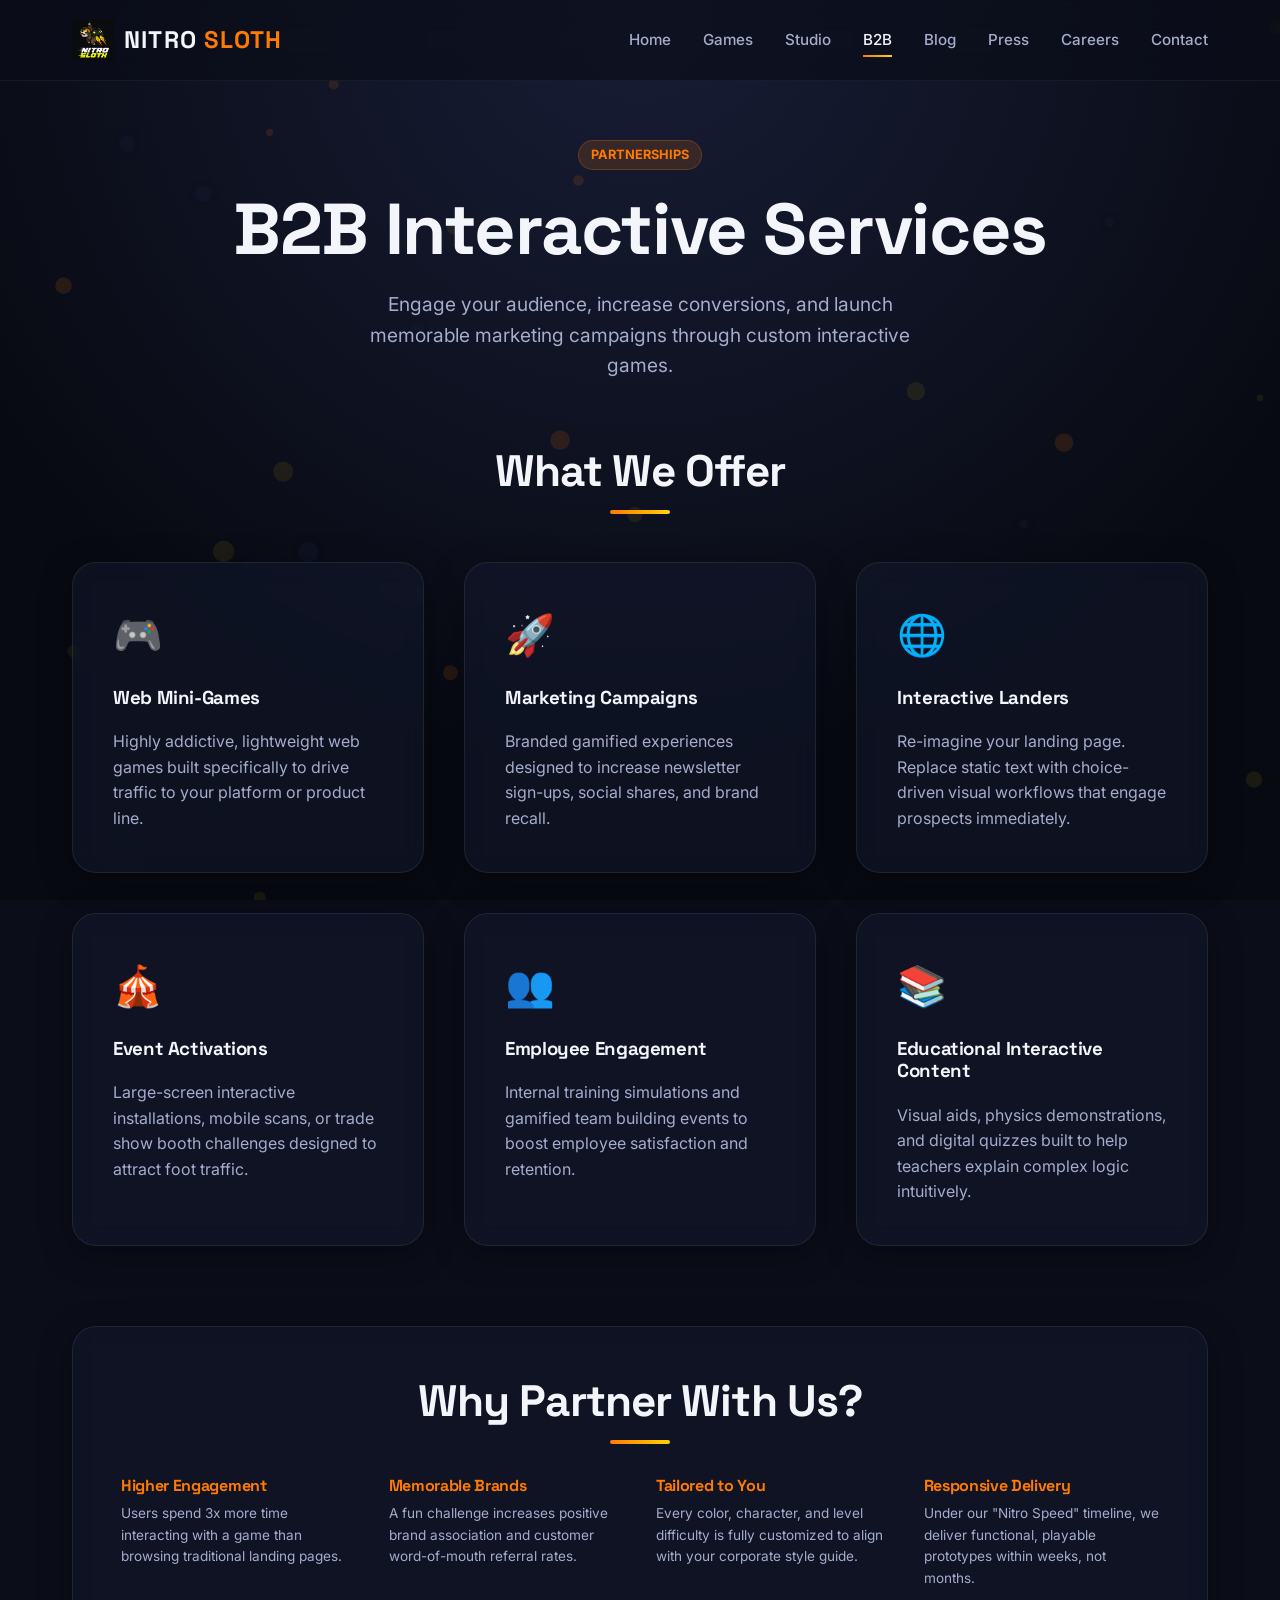
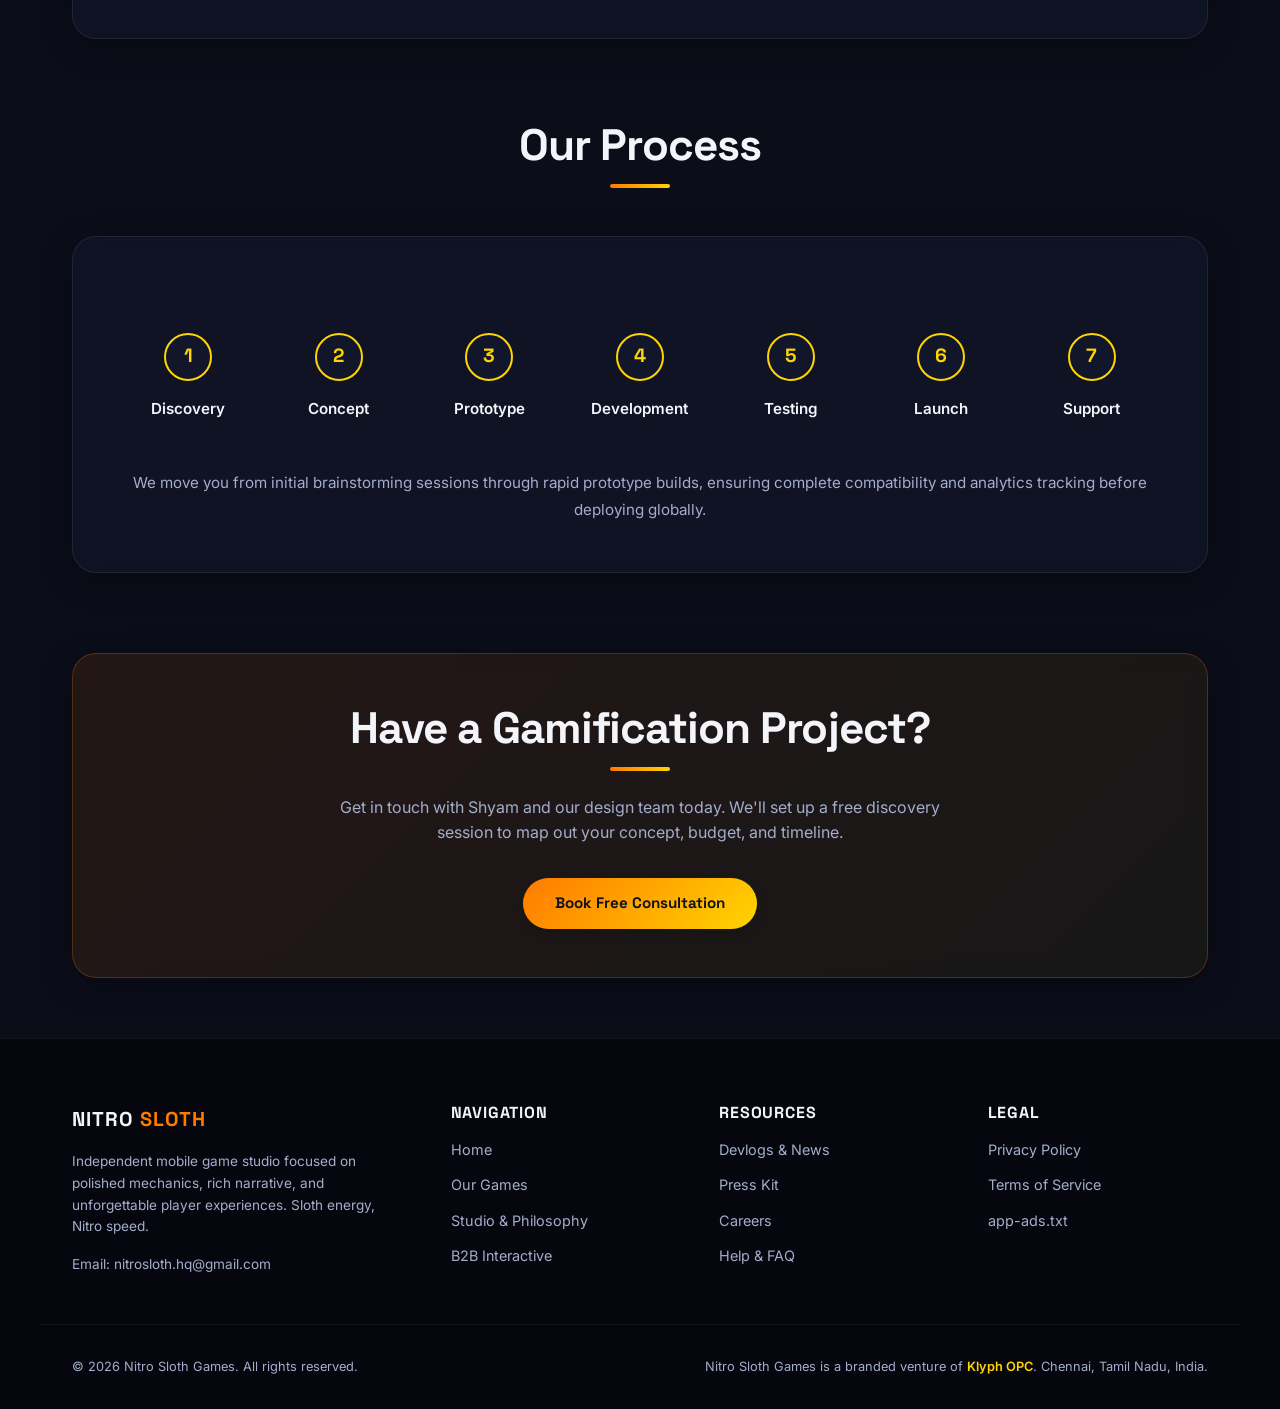
<file: b2b.html>
<!DOCTYPE html>
<html lang="en">
<head>
  <meta charset="UTF-8">
  <meta name="viewport" content="width=device-width, initial-scale=1.0">
  <title>B2B Services & Gamification - Nitro Sloth Games</title>
  <meta name="description" content="Engage your audience with interactive web mini-games, custom gamification, event activations, and educational tools designed by Nitro Sloth Games.">
  <link rel="icon" type="image/png" href="assets/logo.png">
  <link rel="stylesheet" href="styles.css">
</head>
<body>

  <canvas id="bg-canvas"></canvas>

  <!-- Navigation Bar -->
  <header class="site-header">
    <div class="container nav-container">
      <a href="index.html" class="logo-link">
        <img src="assets/logo.png" alt="Nitro Sloth Games Logo">
        <span>NITRO <span class="logo-highlight">SLOTH</span></span>
      </a>
      <button class="mobile-toggle" aria-label="Toggle Menu">☰</button>
      <nav>
        <ul class="nav-menu">
          <li class="nav-item"><a href="index.html">Home</a></li>
          <li class="nav-item"><a href="games.html">Games</a></li>
          <li class="nav-item"><a href="studio.html">Studio</a></li>
          <li class="nav-item active"><a href="b2b.html">B2B</a></li>
          <li class="nav-item"><a href="blog.html">Blog</a></li>
          <li class="nav-item"><a href="press.html">Press</a></li>
          <li class="nav-item"><a href="careers.html">Careers</a></li>
          <li class="nav-item"><a href="contact.html">Contact</a></li>
        </ul>
      </nav>
    </div>
  </header>

  <!-- Main Content -->
  <main class="container" style="padding-top: 140px; padding-bottom: 60px;">
    
    <!-- Hero Header -->
    <section class="scroll-reveal" style="text-align: center; margin-bottom: 4rem;">
      <span class="badge" style="margin: 0 auto 1rem;">Partnerships</span>
      <h1>B2B Interactive Services</h1>
      <p style="font-size: 1.2rem; max-width: 600px; margin: 1rem auto 0;">
        Engage your audience, increase conversions, and launch memorable marketing campaigns through custom interactive games.
      </p>
    </section>

    <!-- Services Grid -->
    <section style="margin-bottom: 5rem;">
      <h2 class="scroll-reveal" style="margin-bottom: 3rem;">What We Offer</h2>
      <div class="b2b-services-grid">
        <!-- Service 1 -->
        <div class="glass-panel b2b-card scroll-reveal">
          <div class="b2b-icon">🎮</div>
          <h3>Web Mini-Games</h3>
          <p>Highly addictive, lightweight web games built specifically to drive traffic to your platform or product line.</p>
        </div>

        <!-- Service 2 -->
        <div class="glass-panel b2b-card scroll-reveal">
          <div class="b2b-icon">🚀</div>
          <h3>Marketing Campaigns</h3>
          <p>Branded gamified experiences designed to increase newsletter sign-ups, social shares, and brand recall.</p>
        </div>

        <!-- Service 3 -->
        <div class="glass-panel b2b-card scroll-reveal">
          <div class="b2b-icon">🌐</div>
          <h3>Interactive Landers</h3>
          <p>Re-imagine your landing page. Replace static text with choice-driven visual workflows that engage prospects immediately.</p>
        </div>

        <!-- Service 4 -->
        <div class="glass-panel b2b-card scroll-reveal">
          <div class="b2b-icon">🎪</div>
          <h3>Event Activations</h3>
          <p>Large-screen interactive installations, mobile scans, or trade show booth challenges designed to attract foot traffic.</p>
        </div>

        <!-- Service 5 -->
        <div class="glass-panel b2b-card scroll-reveal">
          <div class="b2b-icon">👥</div>
          <h3>Employee Engagement</h3>
          <p>Internal training simulations and gamified team building events to boost employee satisfaction and retention.</p>
        </div>

        <!-- Service 6 -->
        <div class="glass-panel b2b-card scroll-reveal">
          <div class="b2b-icon">📚</div>
          <h3>Educational Interactive Content</h3>
          <p>Visual aids, physics demonstrations, and digital quizzes built to help teachers explain complex logic intuitively.</p>
        </div>
      </div>
    </section>

    <!-- Why Gamification Benefits -->
    <section class="glass-panel scroll-reveal" style="padding: 3rem; margin-bottom: 5rem; text-align: center;">
      <h2>Why Partner With Us?</h2>
      <div style="display: grid; grid-template-columns: repeat(4, 1fr); gap: 2rem; margin-top: 2rem; text-align: left;">
        <div>
          <h4 style="color: var(--accent-orange); margin-bottom: 0.5rem;">Higher Engagement</h4>
          <p style="font-size: 0.85rem; color: var(--text-muted);">Users spend 3x more time interacting with a game than browsing traditional landing pages.</p>
        </div>
        <div>
          <h4 style="color: var(--accent-orange); margin-bottom: 0.5rem;">Memorable Brands</h4>
          <p style="font-size: 0.85rem; color: var(--text-muted);">A fun challenge increases positive brand association and customer word-of-mouth referral rates.</p>
        </div>
        <div>
          <h4 style="color: var(--accent-orange); margin-bottom: 0.5rem;">Tailored to You</h4>
          <p style="font-size: 0.85rem; color: var(--text-muted);">Every color, character, and level difficulty is fully customized to align with your corporate style guide.</p>
        </div>
        <div>
          <h4 style="color: var(--accent-orange); margin-bottom: 0.5rem;">Responsive Delivery</h4>
          <p style="font-size: 0.85rem; color: var(--text-muted);">Under our "Nitro Speed" timeline, we deliver functional, playable prototypes within weeks, not months.</p>
        </div>
      </div>
    </section>

    <!-- B2B Process Section -->
    <section style="margin-bottom: 5rem;">
      <h2 class="scroll-reveal">Our Process</h2>
      
      <div class="glass-panel scroll-reveal" style="padding: 3rem; margin-top: 3rem;">
        <div class="process-list">
          <div class="process-step">
            <div class="process-number">1</div>
            <span class="process-step-title">Discovery</span>
          </div>
          <div class="process-step">
            <div class="process-number">2</div>
            <span class="process-step-title">Concept</span>
          </div>
          <div class="process-step">
            <div class="process-number">3</div>
            <span class="process-step-title">Prototype</span>
          </div>
          <div class="process-step">
            <div class="process-number">4</div>
            <span class="process-step-title">Development</span>
          </div>
          <div class="process-step">
            <div class="process-number">5</div>
            <span class="process-step-title">Testing</span>
          </div>
          <div class="process-step">
            <div class="process-number">6</div>
            <span class="process-step-title">Launch</span>
          </div>
          <div class="process-step">
            <div class="process-number">7</div>
            <span class="process-step-title">Support</span>
          </div>
        </div>
        <p style="text-align: center; color: var(--text-muted); font-size: 0.95rem; margin-top: 3rem; line-height: 1.8;">
          We move you from initial brainstorming sessions through rapid prototype builds, ensuring complete compatibility and analytics tracking before deploying globally.
        </p>
      </div>
    </section>

    <!-- CTA Section -->
    <section class="glass-panel scroll-reveal" style="padding: 3rem; text-align: center; background: linear-gradient(135deg, rgba(255,122,0,0.1), rgba(255,212,0,0.05)); border-color: rgba(255,122,0,0.25);">
      <h2>Have a Gamification Project?</h2>
      <p style="max-width: 600px; margin: 1rem auto 2rem;">
        Get in touch with Shyam and our design team today. We'll set up a free discovery session to map out your concept, budget, and timeline.
      </p>
      <a href="contact.html" class="btn btn-primary" id="b2b-contact-cta">Book Free Consultation</a>
    </section>

  </main>

  <!-- Footer -->
  <footer class="site-footer">
    <div class="container footer-grid">
      <div class="footer-brand">
        <div class="footer-brand-title">NITRO <span>SLOTH</span></div>
        <p>Independent mobile game studio focused on polished mechanics, rich narrative, and unforgettable player experiences. Sloth energy, Nitro speed.</p>
        <p>Email: <a href="mailto:nitrosloth.hq@gmail.com">nitrosloth.hq@gmail.com</a></p>
      </div>
      <div class="footer-links-col">
        <h4>Navigation</h4>
        <ul class="footer-links">
          <li><a href="index.html">Home</a></li>
          <li><a href="games.html">Our Games</a></li>
          <li><a href="studio.html">Studio & Philosophy</a></li>
          <li><a href="b2b.html">B2B Interactive</a></li>
        </ul>
      </div>
      <div class="footer-links-col">
        <h4>Resources</h4>
        <ul class="footer-links">
          <li><a href="blog.html">Devlogs & News</a></li>
          <li><a href="press.html">Press Kit</a></li>
          <li><a href="careers.html">Careers</a></li>
          <li><a href="support.html">Help & FAQ</a></li>
        </ul>
      </div>
      <div class="footer-links-col">
        <h4>Legal</h4>
        <ul class="footer-links">
          <li><a href="privacy.html">Privacy Policy</a></li>
          <li><a href="terms.html">Terms of Service</a></li>
          <li><a href="app-ads.txt" target="_blank">app-ads.txt</a></li>
        </ul>
      </div>
    </div>
    <div class="container footer-bottom">
      <p>© 2026 Nitro Sloth Games. All rights reserved.</p>
      <p>Nitro Sloth Games is a branded venture of <span class="klyph-tag">Klyph OPC</span>. Chennai, Tamil Nadu, India.</p>
    </div>
  </footer>

  <script src="script.js"></script>
</body>
</html>
</file>
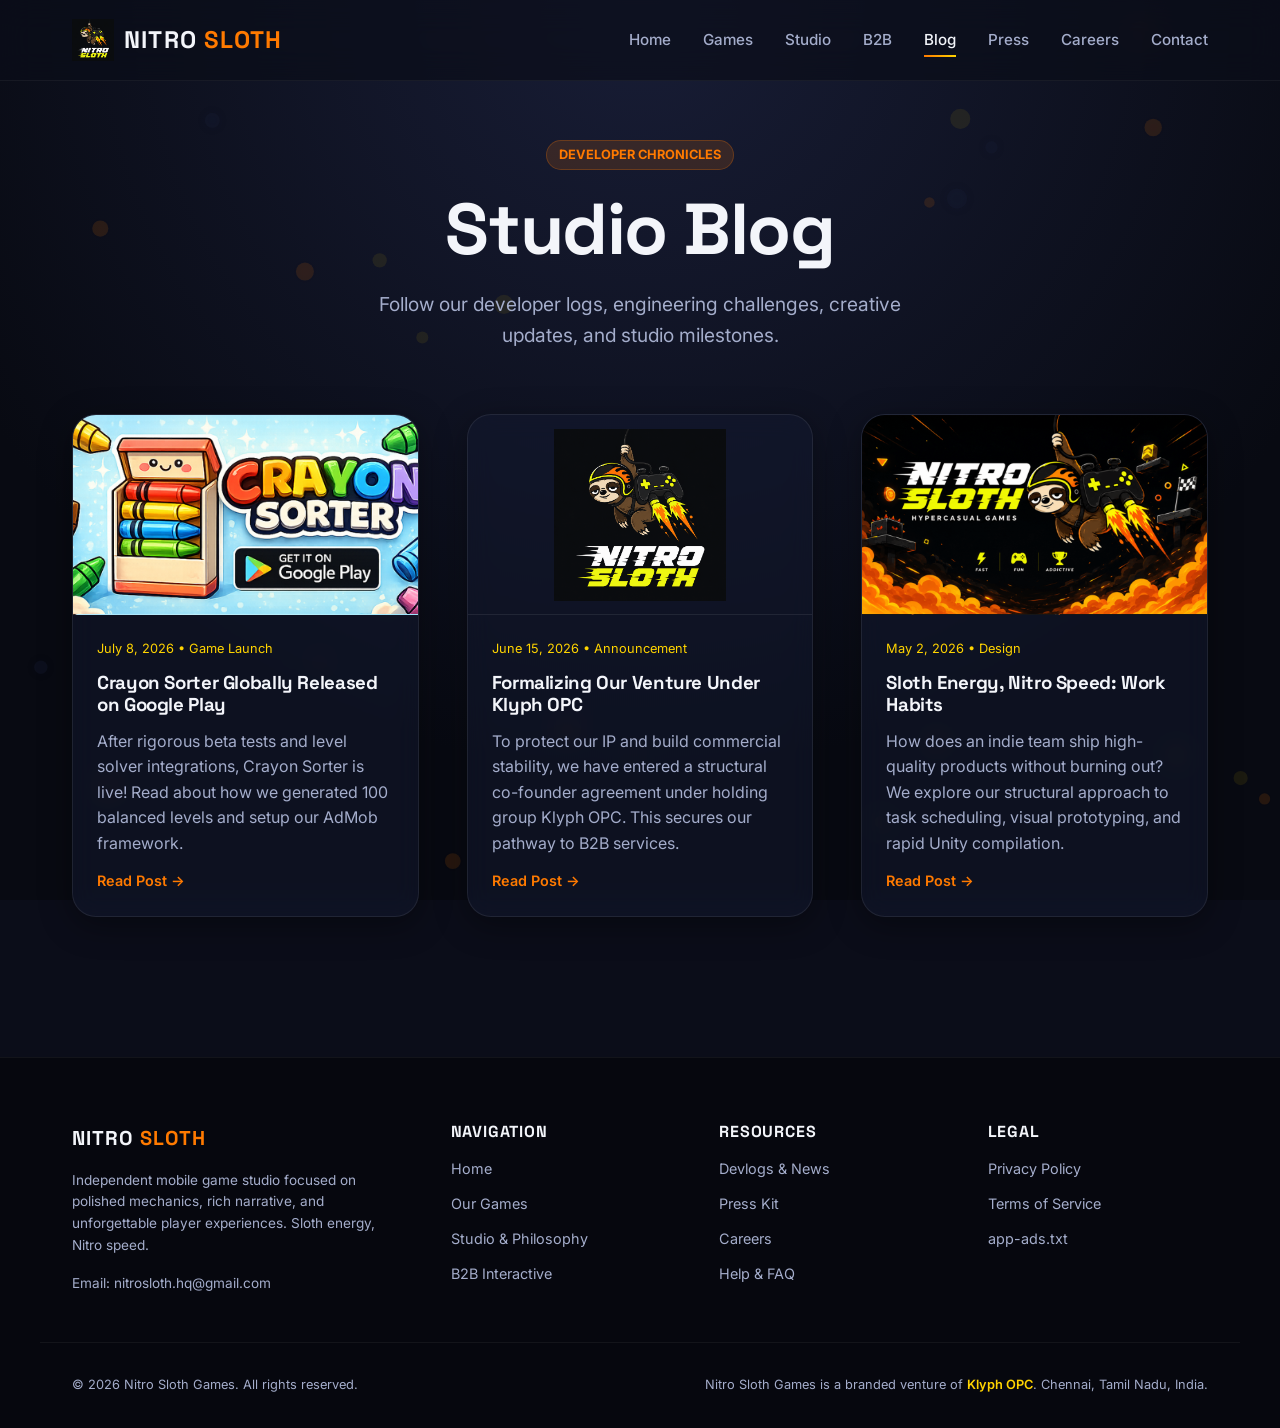
<file: blog.html>
<!DOCTYPE html>
<html lang="en">
<head>
  <meta charset="UTF-8">
  <meta name="viewport" content="width=device-width, initial-scale=1.0">
  <title>Studio Blog & Devlogs - Nitro Sloth Games</title>
  <meta name="description" content="Read developer updates, post-mortems, game design philosophy, and news announcements from the team at Nitro Sloth Games.">
  <link rel="icon" type="image/png" href="assets/logo.png">
  <link rel="stylesheet" href="styles.css">
</head>
<body>

  <canvas id="bg-canvas"></canvas>

  <!-- Navigation Bar -->
  <header class="site-header">
    <div class="container nav-container">
      <a href="index.html" class="logo-link">
        <img src="assets/logo.png" alt="Nitro Sloth Games Logo">
        <span>NITRO <span class="logo-highlight">SLOTH</span></span>
      </a>
      <button class="mobile-toggle" aria-label="Toggle Menu">☰</button>
      <nav>
        <ul class="nav-menu">
          <li class="nav-item"><a href="index.html">Home</a></li>
          <li class="nav-item"><a href="games.html">Games</a></li>
          <li class="nav-item"><a href="studio.html">Studio</a></li>
          <li class="nav-item"><a href="b2b.html">B2B</a></li>
          <li class="nav-item active"><a href="blog.html">Blog</a></li>
          <li class="nav-item"><a href="press.html">Press</a></li>
          <li class="nav-item"><a href="careers.html">Careers</a></li>
          <li class="nav-item"><a href="contact.html">Contact</a></li>
        </ul>
      </nav>
    </div>
  </header>

  <!-- Main Content -->
  <main class="container" style="padding-top: 140px; padding-bottom: 60px;">
    
    <!-- Hero Header -->
    <section class="scroll-reveal" style="text-align: center; margin-bottom: 4rem;">
      <span class="badge" style="margin: 0 auto 1rem;">Developer Chronicles</span>
      <h1>Studio Blog</h1>
      <p style="font-size: 1.2rem; max-width: 600px; margin: 1rem auto 0;">
        Follow our developer logs, engineering challenges, creative updates, and studio milestones.
      </p>
    </section>

    <!-- Devlogs Grid -->
    <section class="news-grid" style="grid-template-columns: repeat(auto-fill, minmax(340px, 1fr)); gap: 3rem; margin-bottom: 5rem;">
      <!-- Post 1 -->
      <article class="glass-panel news-card scroll-reveal">
        <div class="news-img" style="background-image: url('assets/crayon_sorter_featured.png');"></div>
        <div class="news-content">
          <span class="news-meta">July 8, 2026 • Game Launch</span>
          <h3>Crayon Sorter Globally Released on Google Play</h3>
          <p>
            After rigorous beta tests and level solver integrations, Crayon Sorter is live! Read about how we generated 100 balanced levels and setup our AdMob framework.
          </p>
          <a href="#" class="news-link" onclick="alert('Full post coming soon! Stay tuned.')">Read Post →</a>
        </div>
      </article>

      <!-- Post 2 -->
      <article class="glass-panel news-card scroll-reveal">
        <div class="news-img" style="background-image: url('assets/logo.png'); background-size: 50% auto; background-repeat: no-repeat;"></div>
        <div class="news-content">
          <span class="news-meta">June 15, 2026 • Announcement</span>
          <h3>Formalizing Our Venture Under Klyph OPC</h3>
          <p>
            To protect our IP and build commercial stability, we have entered a structural co-founder agreement under holding group Klyph OPC. This secures our pathway to B2B services.
          </p>
          <a href="#" class="news-link" onclick="alert('Full post coming soon! Stay tuned.')">Read Post →</a>
        </div>
      </article>

      <!-- Post 3 -->
      <article class="glass-panel news-card scroll-reveal">
        <div class="news-img" style="background-image: url('assets/banner.png');"></div>
        <div class="news-content">
          <span class="news-meta">May 2, 2026 • Design</span>
          <h3>Sloth Energy, Nitro Speed: Work Habits</h3>
          <p>
            How does an indie team ship high-quality products without burning out? We explore our structural approach to task scheduling, visual prototyping, and rapid Unity compilation.
          </p>
          <a href="#" class="news-link" onclick="alert('Full post coming soon! Stay tuned.')">Read Post →</a>
        </div>
      </article>
    </section>

  </main>

  <!-- Footer -->
  <footer class="site-footer">
    <div class="container footer-grid">
      <div class="footer-brand">
        <div class="footer-brand-title">NITRO <span>SLOTH</span></div>
        <p>Independent mobile game studio focused on polished mechanics, rich narrative, and unforgettable player experiences. Sloth energy, Nitro speed.</p>
        <p>Email: <a href="mailto:nitrosloth.hq@gmail.com">nitrosloth.hq@gmail.com</a></p>
      </div>
      <div class="footer-links-col">
        <h4>Navigation</h4>
        <ul class="footer-links">
          <li><a href="index.html">Home</a></li>
          <li><a href="games.html">Our Games</a></li>
          <li><a href="studio.html">Studio & Philosophy</a></li>
          <li><a href="b2b.html">B2B Interactive</a></li>
        </ul>
      </div>
      <div class="footer-links-col">
        <h4>Resources</h4>
        <ul class="footer-links">
          <li><a href="blog.html">Devlogs & News</a></li>
          <li><a href="press.html">Press Kit</a></li>
          <li><a href="careers.html">Careers</a></li>
          <li><a href="support.html">Help & FAQ</a></li>
        </ul>
      </div>
      <div class="footer-links-col">
        <h4>Legal</h4>
        <ul class="footer-links">
          <li><a href="privacy.html">Privacy Policy</a></li>
          <li><a href="terms.html">Terms of Service</a></li>
          <li><a href="app-ads.txt" target="_blank">app-ads.txt</a></li>
        </ul>
      </div>
    </div>
    <div class="container footer-bottom">
      <p>© 2026 Nitro Sloth Games. All rights reserved.</p>
      <p>Nitro Sloth Games is a branded venture of <span class="klyph-tag">Klyph OPC</span>. Chennai, Tamil Nadu, India.</p>
    </div>
  </footer>

  <script src="script.js"></script>
</body>
</html>
</file>
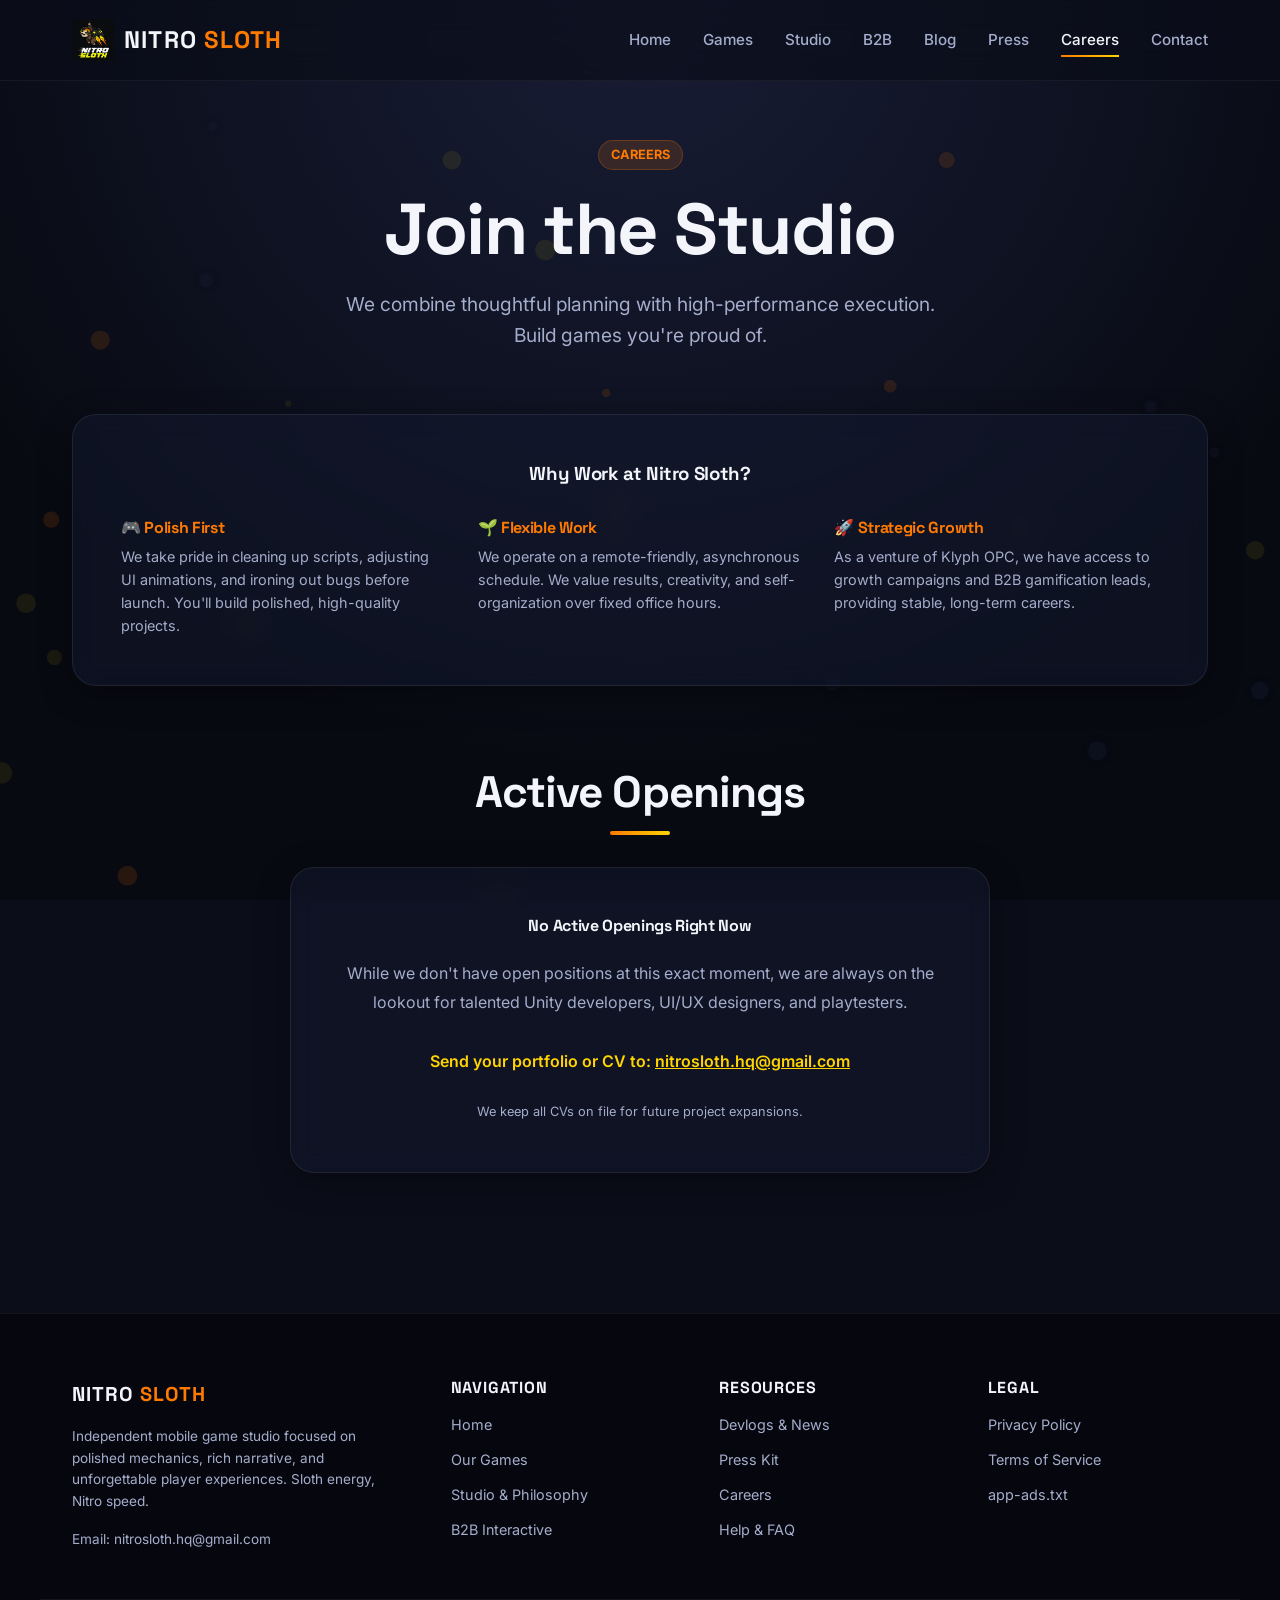
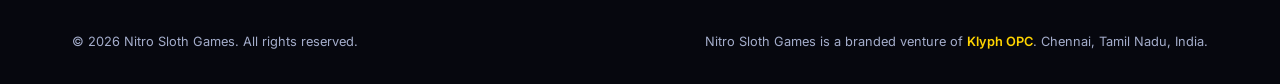
<file: careers.html>
<!DOCTYPE html>
<html lang="en">
<head>
  <meta charset="UTF-8">
  <meta name="viewport" content="width=device-width, initial-scale=1.0">
  <title>Careers - Nitro Sloth Games</title>
  <meta name="description" content="Join our remote-friendly team of developers, artists, and designers building the next generation of polished games.">
  <link rel="icon" type="image/png" href="assets/logo.png">
  <link rel="stylesheet" href="styles.css">
</head>
<body>

  <canvas id="bg-canvas"></canvas>

  <!-- Navigation Bar -->
  <header class="site-header">
    <div class="container nav-container">
      <a href="index.html" class="logo-link">
        <img src="assets/logo.png" alt="Nitro Sloth Games Logo">
        <span>NITRO <span class="logo-highlight">SLOTH</span></span>
      </a>
      <button class="mobile-toggle" aria-label="Toggle Menu">☰</button>
      <nav>
        <ul class="nav-menu">
          <li class="nav-item"><a href="index.html">Home</a></li>
          <li class="nav-item"><a href="games.html">Games</a></li>
          <li class="nav-item"><a href="studio.html">Studio</a></li>
          <li class="nav-item"><a href="b2b.html">B2B</a></li>
          <li class="nav-item"><a href="blog.html">Blog</a></li>
          <li class="nav-item"><a href="press.html">Press</a></li>
          <li class="nav-item active"><a href="careers.html">Careers</a></li>
          <li class="nav-item"><a href="contact.html">Contact</a></li>
        </ul>
      </nav>
    </div>
  </header>

  <!-- Main Content -->
  <main class="container" style="padding-top: 140px; padding-bottom: 60px;">
    
    <!-- Hero Header -->
    <section class="scroll-reveal" style="text-align: center; margin-bottom: 4rem;">
      <span class="badge" style="margin: 0 auto 1rem;">Careers</span>
      <h1>Join the Studio</h1>
      <p style="font-size: 1.2rem; max-width: 600px; margin: 1rem auto 0;">
        We combine thoughtful planning with high-performance execution. Build games you're proud of.
      </p>
    </section>

    <!-- Culture Section -->
    <section class="glass-panel scroll-reveal" style="padding: 3rem; margin-bottom: 5rem;">
      <h3 style="text-align: center; margin-bottom: 2rem;">Why Work at Nitro Sloth?</h3>
      <div style="display: grid; grid-template-columns: repeat(3, 1fr); gap: 2rem;">
        <div>
          <h4 style="color: var(--accent-orange); margin-bottom: 0.5rem;">🎮 Polish First</h4>
          <p style="font-size: 0.9rem; color: var(--text-muted);">We take pride in cleaning up scripts, adjusting UI animations, and ironing out bugs before launch. You'll build polished, high-quality projects.</p>
        </div>
        <div>
          <h4 style="color: var(--accent-orange); margin-bottom: 0.5rem;">🌱 Flexible Work</h4>
          <p style="font-size: 0.9rem; color: var(--text-muted);">We operate on a remote-friendly, asynchronous schedule. We value results, creativity, and self-organization over fixed office hours.</p>
        </div>
        <div>
          <h4 style="color: var(--accent-orange); margin-bottom: 0.5rem;">🚀 Strategic Growth</h4>
          <p style="font-size: 0.9rem; color: var(--text-muted);">As a venture of Klyph OPC, we have access to growth campaigns and B2B gamification leads, providing stable, long-term careers.</p>
        </div>
      </div>
    </section>

    <!-- Open Positions -->
    <section style="margin-bottom: 5rem; text-align: center;">
      <h2 class="scroll-reveal" style="margin-bottom: 2rem;">Active Openings</h2>
      
      <div class="glass-panel scroll-reveal" style="padding: 3rem; max-width: 700px; margin: 0 auto;">
        <h4>No Active Openings Right Now</h4>
        <p style="margin: 1.5rem 0 2rem; color: var(--text-muted); line-height: 1.8;">
          While we don't have open positions at this exact moment, we are always on the lookout for talented Unity developers, UI/UX designers, and playtesters.
        </p>
        <p style="font-weight: 600; color: var(--accent-yellow); margin-bottom: 1.5rem;">
          Send your portfolio or CV to: <a href="mailto:nitrosloth.hq@gmail.com" style="text-decoration: underline;">nitrosloth.hq@gmail.com</a>
        </p>
        <span style="font-size: 0.8rem; color: var(--text-muted);">We keep all CVs on file for future project expansions.</span>
      </div>
    </section>

  </main>

  <!-- Footer -->
  <footer class="site-footer">
    <div class="container footer-grid">
      <div class="footer-brand">
        <div class="footer-brand-title">NITRO <span>SLOTH</span></div>
        <p>Independent mobile game studio focused on polished mechanics, rich narrative, and unforgettable player experiences. Sloth energy, Nitro speed.</p>
        <p>Email: <a href="mailto:nitrosloth.hq@gmail.com">nitrosloth.hq@gmail.com</a></p>
      </div>
      <div class="footer-links-col">
        <h4>Navigation</h4>
        <ul class="footer-links">
          <li><a href="index.html">Home</a></li>
          <li><a href="games.html">Our Games</a></li>
          <li><a href="studio.html">Studio & Philosophy</a></li>
          <li><a href="b2b.html">B2B Interactive</a></li>
        </ul>
      </div>
      <div class="footer-links-col">
        <h4>Resources</h4>
        <ul class="footer-links">
          <li><a href="blog.html">Devlogs & News</a></li>
          <li><a href="press.html">Press Kit</a></li>
          <li><a href="careers.html">Careers</a></li>
          <li><a href="support.html">Help & FAQ</a></li>
        </ul>
      </div>
      <div class="footer-links-col">
        <h4>Legal</h4>
        <ul class="footer-links">
          <li><a href="privacy.html">Privacy Policy</a></li>
          <li><a href="terms.html">Terms of Service</a></li>
          <li><a href="app-ads.txt" target="_blank">app-ads.txt</a></li>
        </ul>
      </div>
    </div>
    <div class="container footer-bottom">
      <p>© 2026 Nitro Sloth Games. All rights reserved.</p>
      <p>Nitro Sloth Games is a branded venture of <span class="klyph-tag">Klyph OPC</span>. Chennai, Tamil Nadu, India.</p>
    </div>
  </footer>

  <script src="script.js"></script>
</body>
</html>
</file>
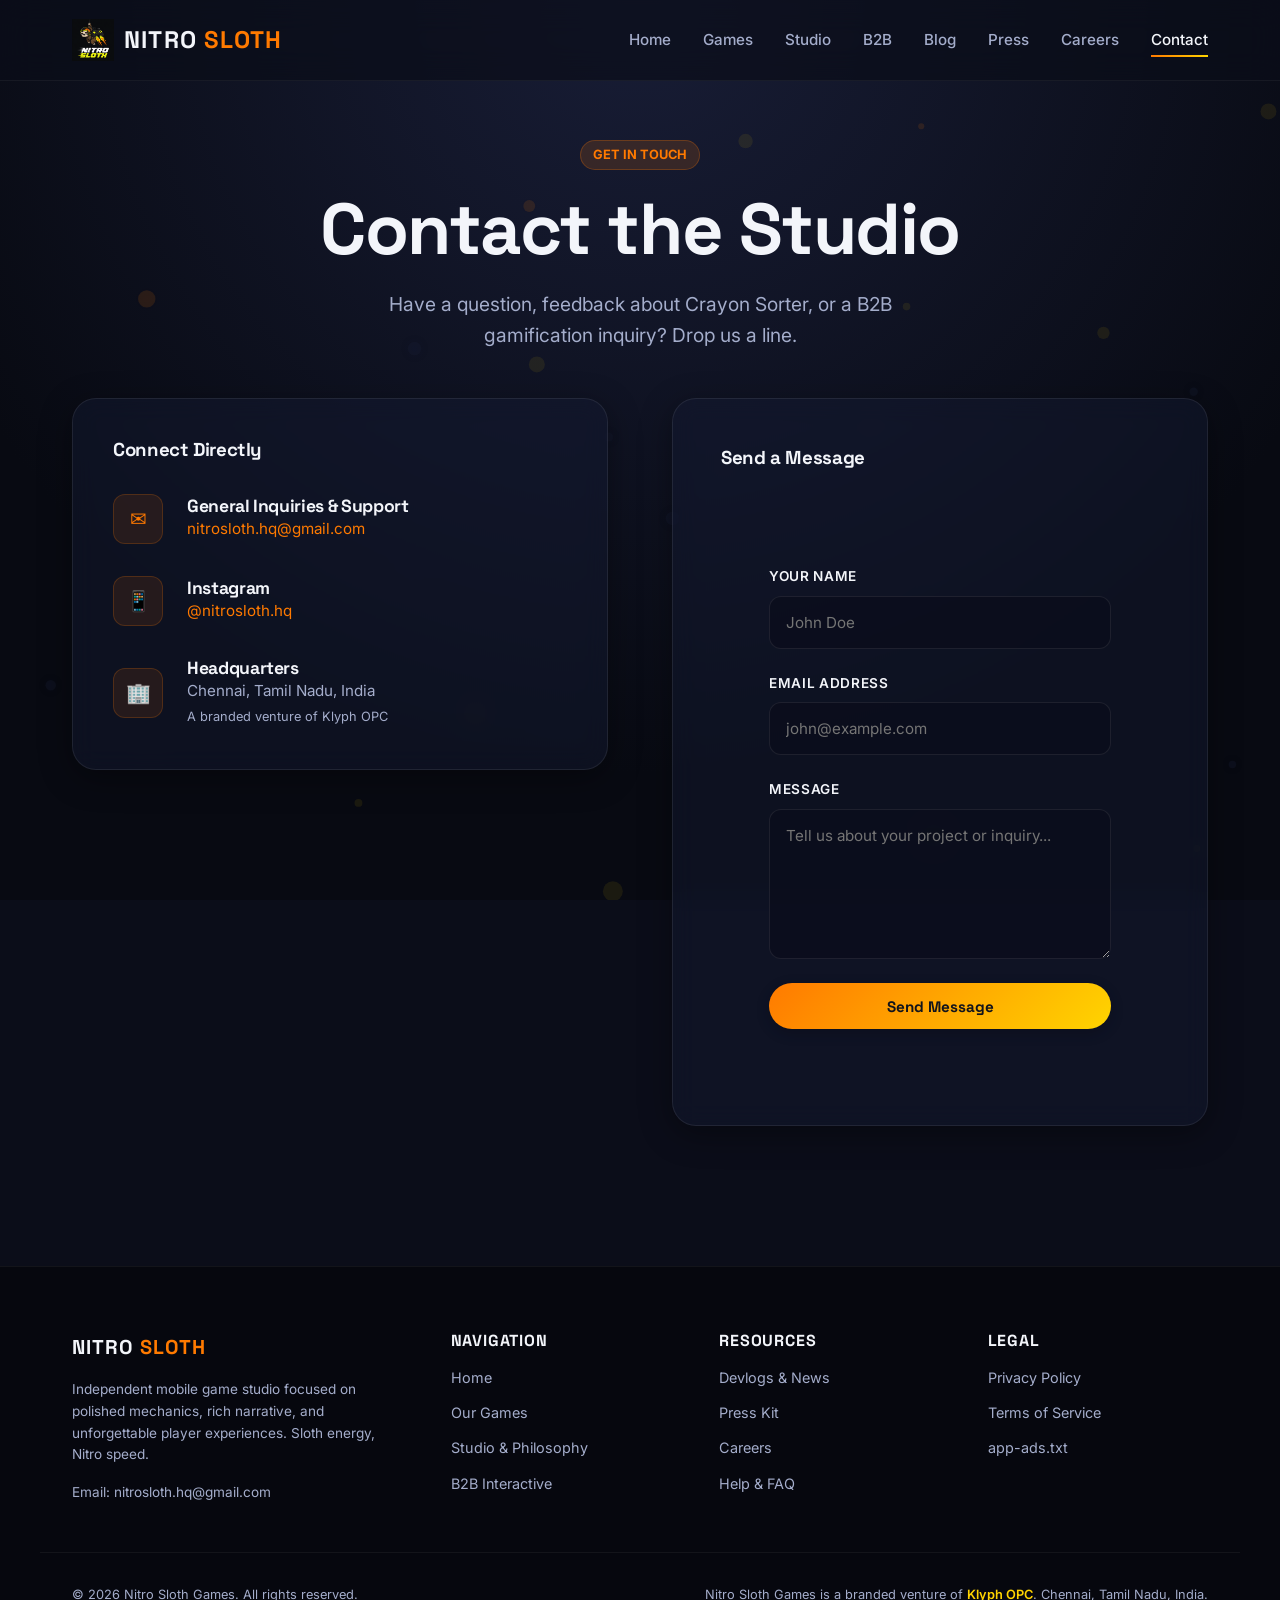
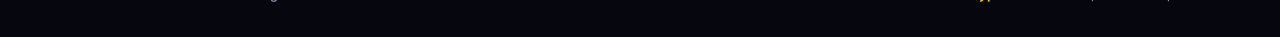
<file: contact.html>
<!DOCTYPE html>
<html lang="en">
<head>
  <meta charset="UTF-8">
  <meta name="viewport" content="width=device-width, initial-scale=1.0">
  <title>Contact Us - Nitro Sloth Games</title>
  <meta name="description" content="Get in touch with Nitro Sloth Games for game feedback, business gamification inquiries, support, or partnership proposals.">
  <link rel="icon" type="image/png" href="assets/logo.png">
  <link rel="stylesheet" href="styles.css">
</head>
<body>

  <canvas id="bg-canvas"></canvas>

  <!-- Navigation Bar -->
  <header class="site-header">
    <div class="container nav-container">
      <a href="index.html" class="logo-link">
        <img src="assets/logo.png" alt="Nitro Sloth Games Logo">
        <span>NITRO <span class="logo-highlight">SLOTH</span></span>
      </a>
      <button class="mobile-toggle" aria-label="Toggle Menu">☰</button>
      <nav>
        <ul class="nav-menu">
          <li class="nav-item"><a href="index.html">Home</a></li>
          <li class="nav-item"><a href="games.html">Games</a></li>
          <li class="nav-item"><a href="studio.html">Studio</a></li>
          <li class="nav-item"><a href="b2b.html">B2B</a></li>
          <li class="nav-item"><a href="blog.html">Blog</a></li>
          <li class="nav-item"><a href="press.html">Press</a></li>
          <li class="nav-item"><a href="careers.html">Careers</a></li>
          <li class="nav-item active"><a href="contact.html">Contact</a></li>
        </ul>
      </nav>
    </div>
  </header>

  <!-- Main Content -->
  <main class="container" style="padding-top: 140px; padding-bottom: 60px;">
    
    <!-- Hero Header -->
    <section class="scroll-reveal" style="text-align: center; margin-bottom: 3rem;">
      <span class="badge" style="margin: 0 auto 1rem;">Get In Touch</span>
      <h1>Contact the Studio</h1>
      <p style="font-size: 1.2rem; max-width: 600px; margin: 1rem auto 0;">
        Have a question, feedback about Crayon Sorter, or a B2B gamification inquiry? Drop us a line.
      </p>
    </section>

    <!-- Contact details and Form -->
    <section class="contact-container" style="margin-bottom: 5rem;">
      <!-- Contact Info Cards -->
      <div class="contact-info scroll-reveal">
        <div class="glass-panel" style="padding: 2.5rem; display: flex; flex-direction: column; gap: 2rem;">
          <h3>Connect Directly</h3>
          
          <div class="contact-method">
            <div class="contact-icon">✉</div>
            <div class="contact-details">
              <h4>General Inquiries & Support</h4>
              <p><a href="mailto:nitrosloth.hq@gmail.com" style="color: var(--accent-orange);">nitrosloth.hq@gmail.com</a></p>
            </div>
          </div>

          <div class="contact-method">
            <div class="contact-icon">📱</div>
            <div class="contact-details">
              <h4>Instagram</h4>
              <p><a href="https://instagram.com/nitrosloth.hq" target="_blank" style="color: var(--accent-orange);">@nitrosloth.hq</a></p>
            </div>
          </div>

          <div class="contact-method">
            <div class="contact-icon">🏢</div>
            <div class="contact-details">
              <h4>Headquarters</h4>
              <p>Chennai, Tamil Nadu, India</p>
              <span style="font-size: 0.8rem; color: var(--text-muted);">A branded venture of Klyph OPC</span>
            </div>
          </div>
        </div>
      </div>

      <!-- Contact Form -->
      <div class="glass-panel contact-form scroll-reveal">
        <h3>Send a Message</h3>
        <form style="display: flex; flex-direction: column; gap: 1.5rem; margin-top: 1.5rem;" class="contact-form">
          <div class="form-group">
            <label for="name">Your Name</label>
            <input type="text" id="name" placeholder="John Doe" class="form-input" required>
          </div>
          
          <div class="form-group">
            <label for="email">Email Address</label>
            <input type="email" id="email" placeholder="john@example.com" class="form-input" required>
          </div>

          <div class="form-group">
            <label for="message">Message</label>
            <textarea id="message" placeholder="Tell us about your project or inquiry..." class="form-input" required></textarea>
          </div>

          <button type="submit" class="btn btn-primary" style="width: 100%;" id="contact-submit-btn">Send Message</button>
        </form>
      </div>
    </section>

  </main>

  <!-- Footer -->
  <footer class="site-footer">
    <div class="container footer-grid">
      <div class="footer-brand">
        <div class="footer-brand-title">NITRO <span>SLOTH</span></div>
        <p>Independent mobile game studio focused on polished mechanics, rich narrative, and unforgettable player experiences. Sloth energy, Nitro speed.</p>
        <p>Email: <a href="mailto:nitrosloth.hq@gmail.com">nitrosloth.hq@gmail.com</a></p>
      </div>
      <div class="footer-links-col">
        <h4>Navigation</h4>
        <ul class="footer-links">
          <li><a href="index.html">Home</a></li>
          <li><a href="games.html">Our Games</a></li>
          <li><a href="studio.html">Studio & Philosophy</a></li>
          <li><a href="b2b.html">B2B Interactive</a></li>
        </ul>
      </div>
      <div class="footer-links-col">
        <h4>Resources</h4>
        <ul class="footer-links">
          <li><a href="blog.html">Devlogs & News</a></li>
          <li><a href="press.html">Press Kit</a></li>
          <li><a href="careers.html">Careers</a></li>
          <li><a href="support.html">Help & FAQ</a></li>
        </ul>
      </div>
      <div class="footer-links-col">
        <h4>Legal</h4>
        <ul class="footer-links">
          <li><a href="privacy.html">Privacy Policy</a></li>
          <li><a href="terms.html">Terms of Service</a></li>
          <li><a href="app-ads.txt" target="_blank">app-ads.txt</a></li>
        </ul>
      </div>
    </div>
    <div class="container footer-bottom">
      <p>© 2026 Nitro Sloth Games. All rights reserved.</p>
      <p>Nitro Sloth Games is a branded venture of <span class="klyph-tag">Klyph OPC</span>. Chennai, Tamil Nadu, India.</p>
    </div>
  </footer>

  <script src="script.js"></script>
</body>
</html>
</file>
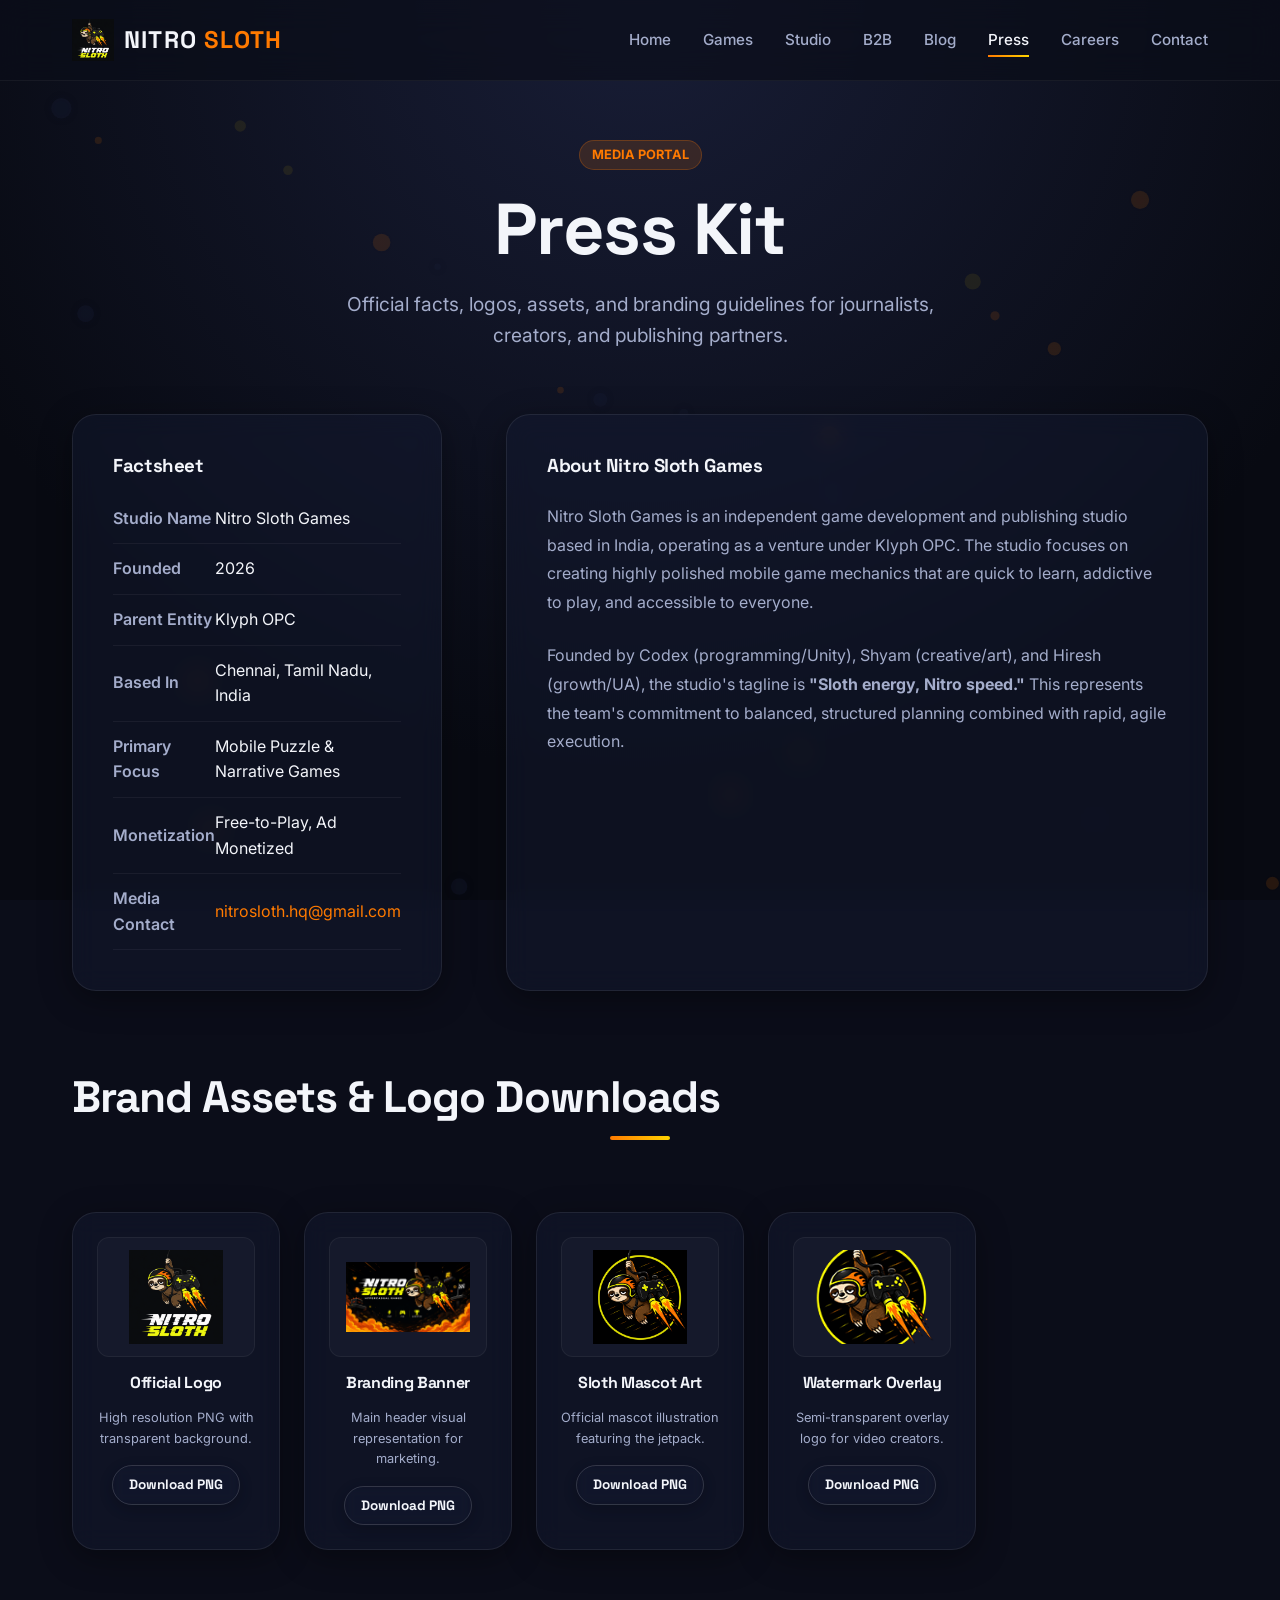
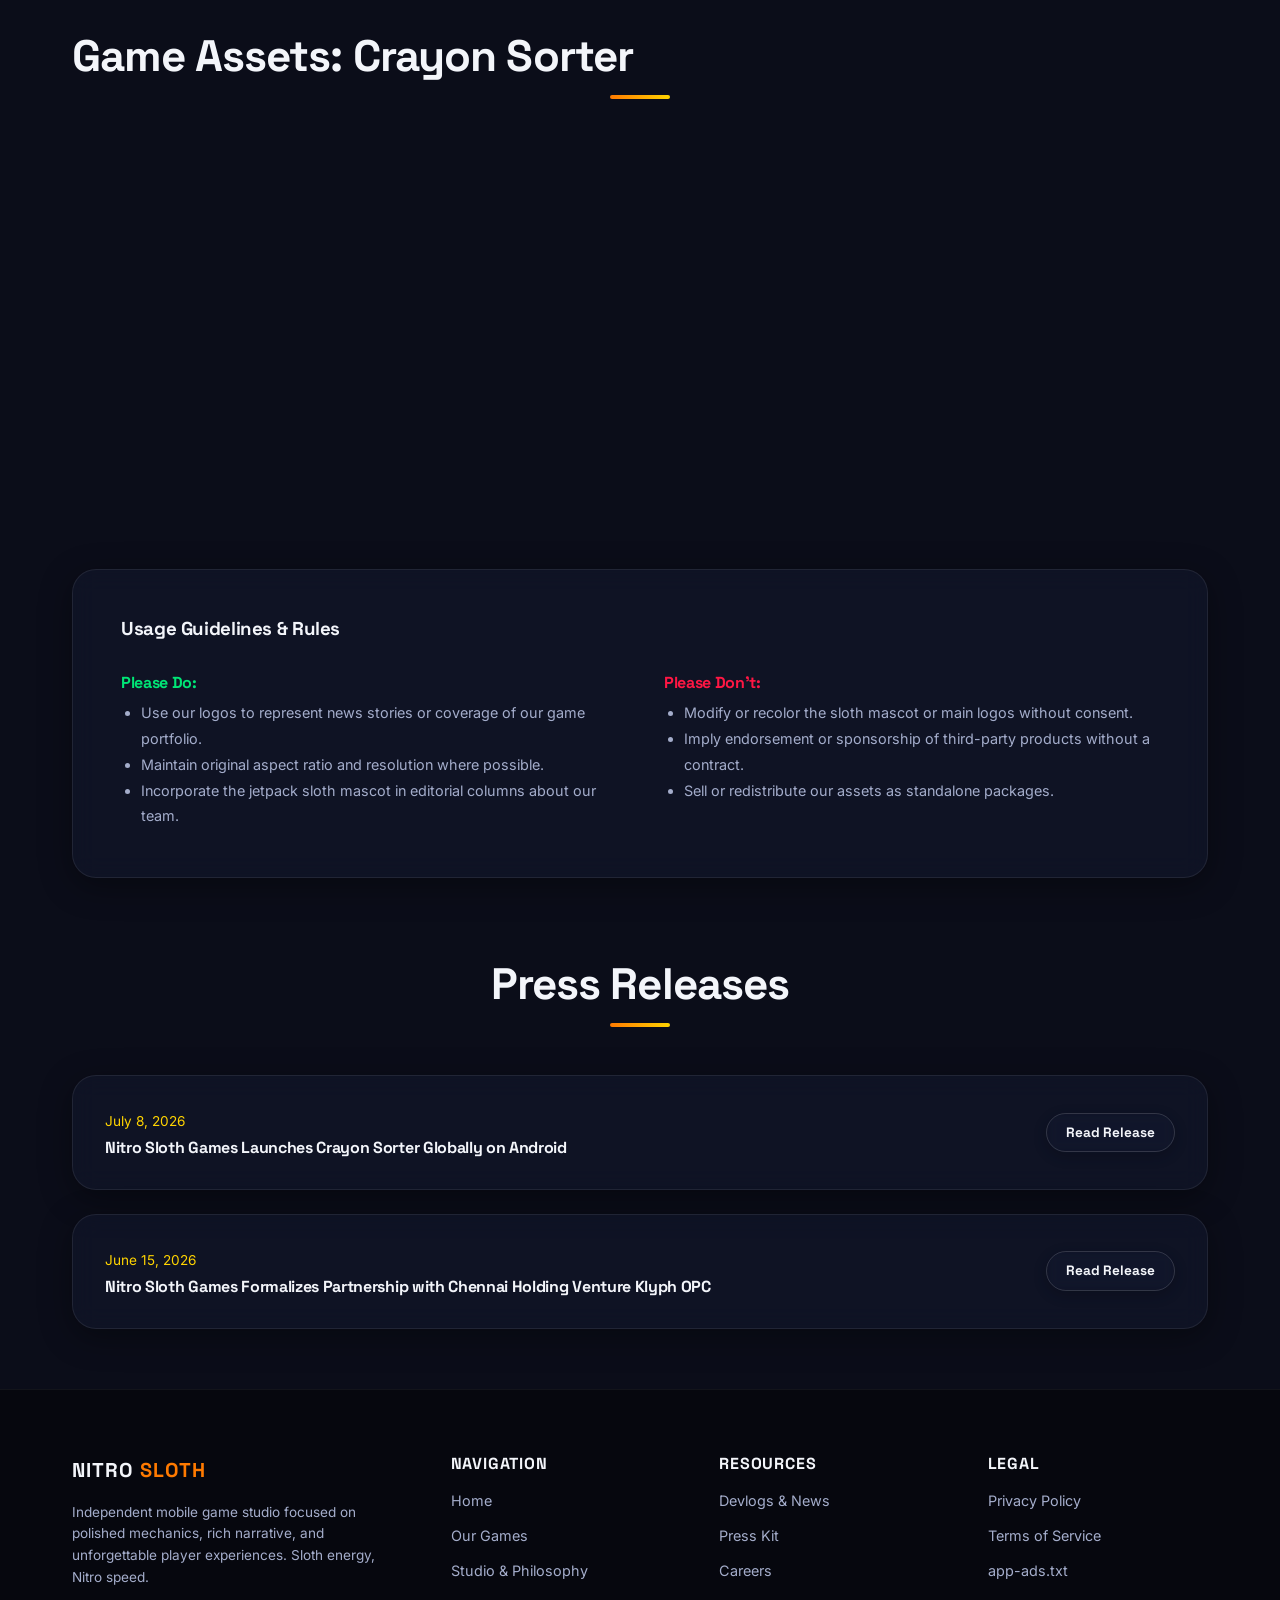
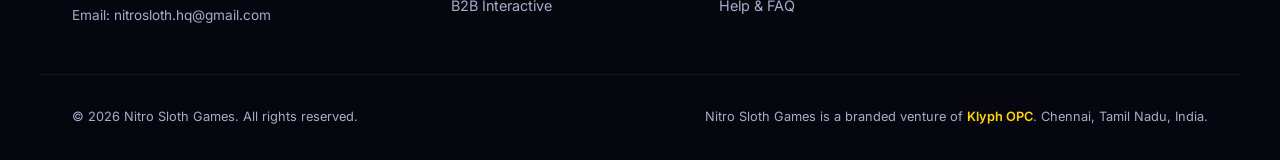
<file: press.html>
<!DOCTYPE html>
<html lang="en">
<head>
  <meta charset="UTF-8">
  <meta name="viewport" content="width=device-width, initial-scale=1.0">
  <title>Press Kit - Nitro Sloth Games</title>
  <meta name="description" content="Access the official Nitro Sloth Games press kit, factsheet, logos, developer credentials, and media assets for Crayon Sorter.">
  <link rel="icon" type="image/png" href="assets/logo.png">
  <link rel="stylesheet" href="styles.css">
</head>
<body>

  <canvas id="bg-canvas"></canvas>

  <!-- Navigation Bar -->
  <header class="site-header">
    <div class="container nav-container">
      <a href="index.html" class="logo-link">
        <img src="assets/logo.png" alt="Nitro Sloth Games Logo">
        <span>NITRO <span class="logo-highlight">SLOTH</span></span>
      </a>
      <button class="mobile-toggle" aria-label="Toggle Menu">☰</button>
      <nav>
        <ul class="nav-menu">
          <li class="nav-item"><a href="index.html">Home</a></li>
          <li class="nav-item"><a href="games.html">Games</a></li>
          <li class="nav-item"><a href="studio.html">Studio</a></li>
          <li class="nav-item"><a href="b2b.html">B2B</a></li>
          <li class="nav-item"><a href="blog.html">Blog</a></li>
          <li class="nav-item active"><a href="press.html">Press</a></li>
          <li class="nav-item"><a href="careers.html">Careers</a></li>
          <li class="nav-item"><a href="contact.html">Contact</a></li>
        </ul>
      </nav>
    </div>
  </header>

  <!-- Main Content -->
  <main class="container" style="padding-top: 140px; padding-bottom: 60px;">
    
    <!-- Hero Header -->
    <section class="scroll-reveal" style="text-align: center; margin-bottom: 4rem;">
      <span class="badge" style="margin: 0 auto 1rem;">Media Portal</span>
      <h1>Press Kit</h1>
      <p style="font-size: 1.2rem; max-width: 600px; margin: 1rem auto 0;">
        Official facts, logos, assets, and branding guidelines for journalists, creators, and publishing partners.
      </p>
    </section>

    <!-- Press Factsheet & Overview -->
    <section class="press-grid" style="margin-bottom: 5rem;">
      <!-- Factsheet column -->
      <div class="glass-panel scroll-reveal" style="padding: 2.5rem; height: fit-content;">
        <h3>Factsheet</h3>
        <table class="factsheet-table">
          <tr>
            <td>Studio Name</td>
            <td>Nitro Sloth Games</td>
          </tr>
          <tr>
            <td>Founded</td>
            <td>2026</td>
          </tr>
          <tr>
            <td>Parent Entity</td>
            <td>Klyph OPC</td>
          </tr>
          <tr>
            <td>Based In</td>
            <td>Chennai, Tamil Nadu, India</td>
          </tr>
          <tr>
            <td>Primary Focus</td>
            <td>Mobile Puzzle & Narrative Games</td>
          </tr>
          <tr>
            <td>Monetization</td>
            <td>Free-to-Play, Ad Monetized</td>
          </tr>
          <tr>
            <td>Media Contact</td>
            <td><a href="mailto:nitrosloth.hq@gmail.com" style="color: var(--accent-orange);">nitrosloth.hq@gmail.com</a></td>
          </tr>
        </table>
      </div>

      <!-- Description column -->
      <div class="glass-panel scroll-reveal" style="padding: 2.5rem;">
        <h3>About Nitro Sloth Games</h3>
        <p style="margin-top: 1.5rem; line-height: 1.8;">
          Nitro Sloth Games is an independent game development and publishing studio based in India, operating as a venture under Klyph OPC. The studio focuses on creating highly polished mobile game mechanics that are quick to learn, addictive to play, and accessible to everyone.
        </p>
        <p style="margin-top: 1.5rem; line-height: 1.8;">
          Founded by Codex (programming/Unity), Shyam (creative/art), and Hiresh (growth/UA), the studio's tagline is <strong>"Sloth energy, Nitro speed."</strong> This represents the team's commitment to balanced, structured planning combined with rapid, agile execution.
        </p>
      </div>
    </section>

    <!-- Downloadable Assets -->
    <section class="press-assets-section" style="margin-bottom: 5rem;">
      <h2 class="scroll-reveal" style="text-align: left; margin-bottom: 2rem;">Brand Assets & Logo Downloads</h2>
      
      <div class="asset-download-grid">
        <!-- Asset Card 1: Logo -->
        <div class="glass-panel asset-card scroll-reveal">
          <div class="asset-preview-box">
            <img src="assets/logo.png" alt="Nitro Sloth Logo">
          </div>
          <h4>Official Logo</h4>
          <p style="font-size: 0.8rem; color: var(--text-muted);">High resolution PNG with transparent background.</p>
          <a href="assets/logo.png" download class="btn btn-secondary asset-download-btn" id="dl-logo">Download PNG</a>
        </div>

        <!-- Asset Card 2: Developer Banner -->
        <div class="glass-panel asset-card scroll-reveal">
          <div class="asset-preview-box">
            <img src="assets/banner.png" alt="Developer Banner">
          </div>
          <h4>Branding Banner</h4>
          <p style="font-size: 0.8rem; color: var(--text-muted);">Main header visual representation for marketing.</p>
          <a href="assets/banner.png" download class="btn btn-secondary asset-download-btn" id="dl-banner">Download PNG</a>
        </div>

        <!-- Asset Card 3: Mascot DP -->
        <div class="glass-panel asset-card scroll-reveal">
          <div class="asset-preview-box">
            <img src="assets/mascot.png" alt="Mascot Portrait">
          </div>
          <h4>Sloth Mascot Art</h4>
          <p style="font-size: 0.8rem; color: var(--text-muted);">Official mascot illustration featuring the jetpack.</p>
          <a href="assets/mascot.png" download class="btn btn-secondary asset-download-btn" id="dl-mascot">Download PNG</a>
        </div>

        <!-- Asset Card 4: Watermark -->
        <div class="glass-panel asset-card scroll-reveal">
          <div class="asset-preview-box watermark-bg">
            <img src="assets/watermark.png" alt="Branded Watermark">
          </div>
          <h4>Watermark Overlay</h4>
          <p style="font-size: 0.8rem; color: var(--text-muted);">Semi-transparent overlay logo for video creators.</p>
          <a href="assets/watermark.png" download class="btn btn-secondary asset-download-btn" id="dl-watermark">Download PNG</a>
        </div>
      </div>
    </section>

    <!-- Game Specific Assets -->
    <section class="press-assets-section" style="margin-bottom: 5rem;">
      <h2 class="scroll-reveal" style="text-align: left; margin-bottom: 2rem;">Game Assets: Crayon Sorter</h2>
      
      <div class="asset-download-grid">
        <!-- Game Icon -->
        <div class="glass-panel asset-card scroll-reveal">
          <div class="asset-preview-box">
            <img src="assets/crayon_sorter_icon.png" alt="Crayon Sorter Icon">
          </div>
          <h4>Crayon Sorter Icon</h4>
          <p style="font-size: 0.8rem; color: var(--text-muted);">512px app store icon.</p>
          <a href="assets/crayon_sorter_icon.png" download class="btn btn-secondary asset-download-btn" id="dl-cs-icon">Download PNG</a>
        </div>

        <!-- Game Featured -->
        <div class="glass-panel asset-card scroll-reveal">
          <div class="asset-preview-box">
            <img src="assets/crayon_sorter_featured.png" alt="Crayon Sorter Feature Graphic">
          </div>
          <h4>Feature Graphic</h4>
          <p style="font-size: 0.8rem; color: var(--text-muted);">Store promo header graphic.</p>
          <a href="assets/crayon_sorter_featured.png" download class="btn btn-secondary asset-download-btn" id="dl-cs-featured">Download PNG</a>
        </div>

        <!-- Game Screen 1 -->
        <div class="glass-panel asset-card scroll-reveal">
          <div class="asset-preview-box">
            <img src="assets/crayon_sorter_screenshot1.png" alt="Crayon Sorter Screenshot 1">
          </div>
          <h4>Screenshot 1</h4>
          <p style="font-size: 0.8rem; color: var(--text-muted);">Vertical interface screenshot.</p>
          <a href="assets/crayon_sorter_screenshot1.png" download class="btn btn-secondary asset-download-btn" id="dl-cs-ss1">Download PNG</a>
        </div>

        <!-- Game Screen 2 -->
        <div class="glass-panel asset-card scroll-reveal">
          <div class="asset-preview-box">
            <img src="assets/crayon_sorter_screenshot2.png" alt="Crayon Sorter Screenshot 2">
          </div>
          <h4>Screenshot 2</h4>
          <p style="font-size: 0.8rem; color: var(--text-muted);">Vertical level sorting screen.</p>
          <a href="assets/crayon_sorter_screenshot2.png" download class="btn btn-secondary asset-download-btn" id="dl-cs-ss2">Download PNG</a>
        </div>
      </div>
    </section>

    <!-- Branding Guidelines -->
    <section class="glass-panel scroll-reveal" style="padding: 3rem; margin-bottom: 5rem;">
      <h3>Usage Guidelines & Rules</h3>
      <div style="display: grid; grid-template-columns: 1fr 1fr; gap: 3rem; margin-top: 2rem;">
        <div>
          <h4 style="color: var(--success); margin-bottom: 0.5rem;">Please Do:</h4>
          <ul style="padding-left: 20px; font-size: 0.9rem; line-height: 1.8; color: var(--text-muted);">
            <li>Use our logos to represent news stories or coverage of our game portfolio.</li>
            <li>Maintain original aspect ratio and resolution where possible.</li>
            <li>Incorporate the jetpack sloth mascot in editorial columns about our team.</li>
          </ul>
        </div>
        <div>
          <h4 style="color: var(--error); margin-bottom: 0.5rem;">Please Don't:</h4>
          <ul style="padding-left: 20px; font-size: 0.9rem; line-height: 1.8; color: var(--text-muted);">
            <li>Modify or recolor the sloth mascot or main logos without consent.</li>
            <li>Imply endorsement or sponsorship of third-party products without a contract.</li>
            <li>Sell or redistribute our assets as standalone packages.</li>
          </ul>
        </div>
      </div>
    </section>

    <!-- Press Releases -->
    <section>
      <h2 class="scroll-reveal">Press Releases</h2>
      
      <div style="display: flex; flex-direction: column; gap: 1.5rem; margin-top: 3rem;">
        <div class="glass-panel scroll-reveal" style="padding: 2rem; display: flex; justify-content: space-between; align-items: center; flex-wrap: wrap; gap: 1.5rem;">
          <div>
            <span style="font-size: 0.85rem; color: var(--accent-yellow);">July 8, 2026</span>
            <h4 style="margin-top: 0.25rem;">Nitro Sloth Games Launches Crayon Sorter Globally on Android</h4>
          </div>
          <a href="blog.html" class="btn btn-secondary" style="font-size: 0.85rem; padding: 0.5rem 1.2rem;">Read Release</a>
        </div>

        <div class="glass-panel scroll-reveal" style="padding: 2rem; display: flex; justify-content: space-between; align-items: center; flex-wrap: wrap; gap: 1.5rem;">
          <div>
            <span style="font-size: 0.85rem; color: var(--accent-yellow);">June 15, 2026</span>
            <h4 style="margin-top: 0.25rem;">Nitro Sloth Games Formalizes Partnership with Chennai Holding Venture Klyph OPC</h4>
          </div>
          <a href="blog.html" class="btn btn-secondary" style="font-size: 0.85rem; padding: 0.5rem 1.2rem;">Read Release</a>
        </div>
      </div>
    </section>

  </main>

  <!-- Footer -->
  <footer class="site-footer">
    <div class="container footer-grid">
      <div class="footer-brand">
        <div class="footer-brand-title">NITRO <span>SLOTH</span></div>
        <p>Independent mobile game studio focused on polished mechanics, rich narrative, and unforgettable player experiences. Sloth energy, Nitro speed.</p>
        <p>Email: <a href="mailto:nitrosloth.hq@gmail.com">nitrosloth.hq@gmail.com</a></p>
      </div>
      <div class="footer-links-col">
        <h4>Navigation</h4>
        <ul class="footer-links">
          <li><a href="index.html">Home</a></li>
          <li><a href="games.html">Our Games</a></li>
          <li><a href="studio.html">Studio & Philosophy</a></li>
          <li><a href="b2b.html">B2B Interactive</a></li>
        </ul>
      </div>
      <div class="footer-links-col">
        <h4>Resources</h4>
        <ul class="footer-links">
          <li><a href="blog.html">Devlogs & News</a></li>
          <li><a href="press.html">Press Kit</a></li>
          <li><a href="careers.html">Careers</a></li>
          <li><a href="support.html">Help & FAQ</a></li>
        </ul>
      </div>
      <div class="footer-links-col">
        <h4>Legal</h4>
        <ul class="footer-links">
          <li><a href="privacy.html">Privacy Policy</a></li>
          <li><a href="terms.html">Terms of Service</a></li>
          <li><a href="app-ads.txt" target="_blank">app-ads.txt</a></li>
        </ul>
      </div>
    </div>
    <div class="container footer-bottom">
      <p>© 2026 Nitro Sloth Games. All rights reserved.</p>
      <p>Nitro Sloth Games is a branded venture of <span class="klyph-tag">Klyph OPC</span>. Chennai, Tamil Nadu, India.</p>
    </div>
  </footer>

  <script src="script.js"></script>
</body>
</html>
</file>
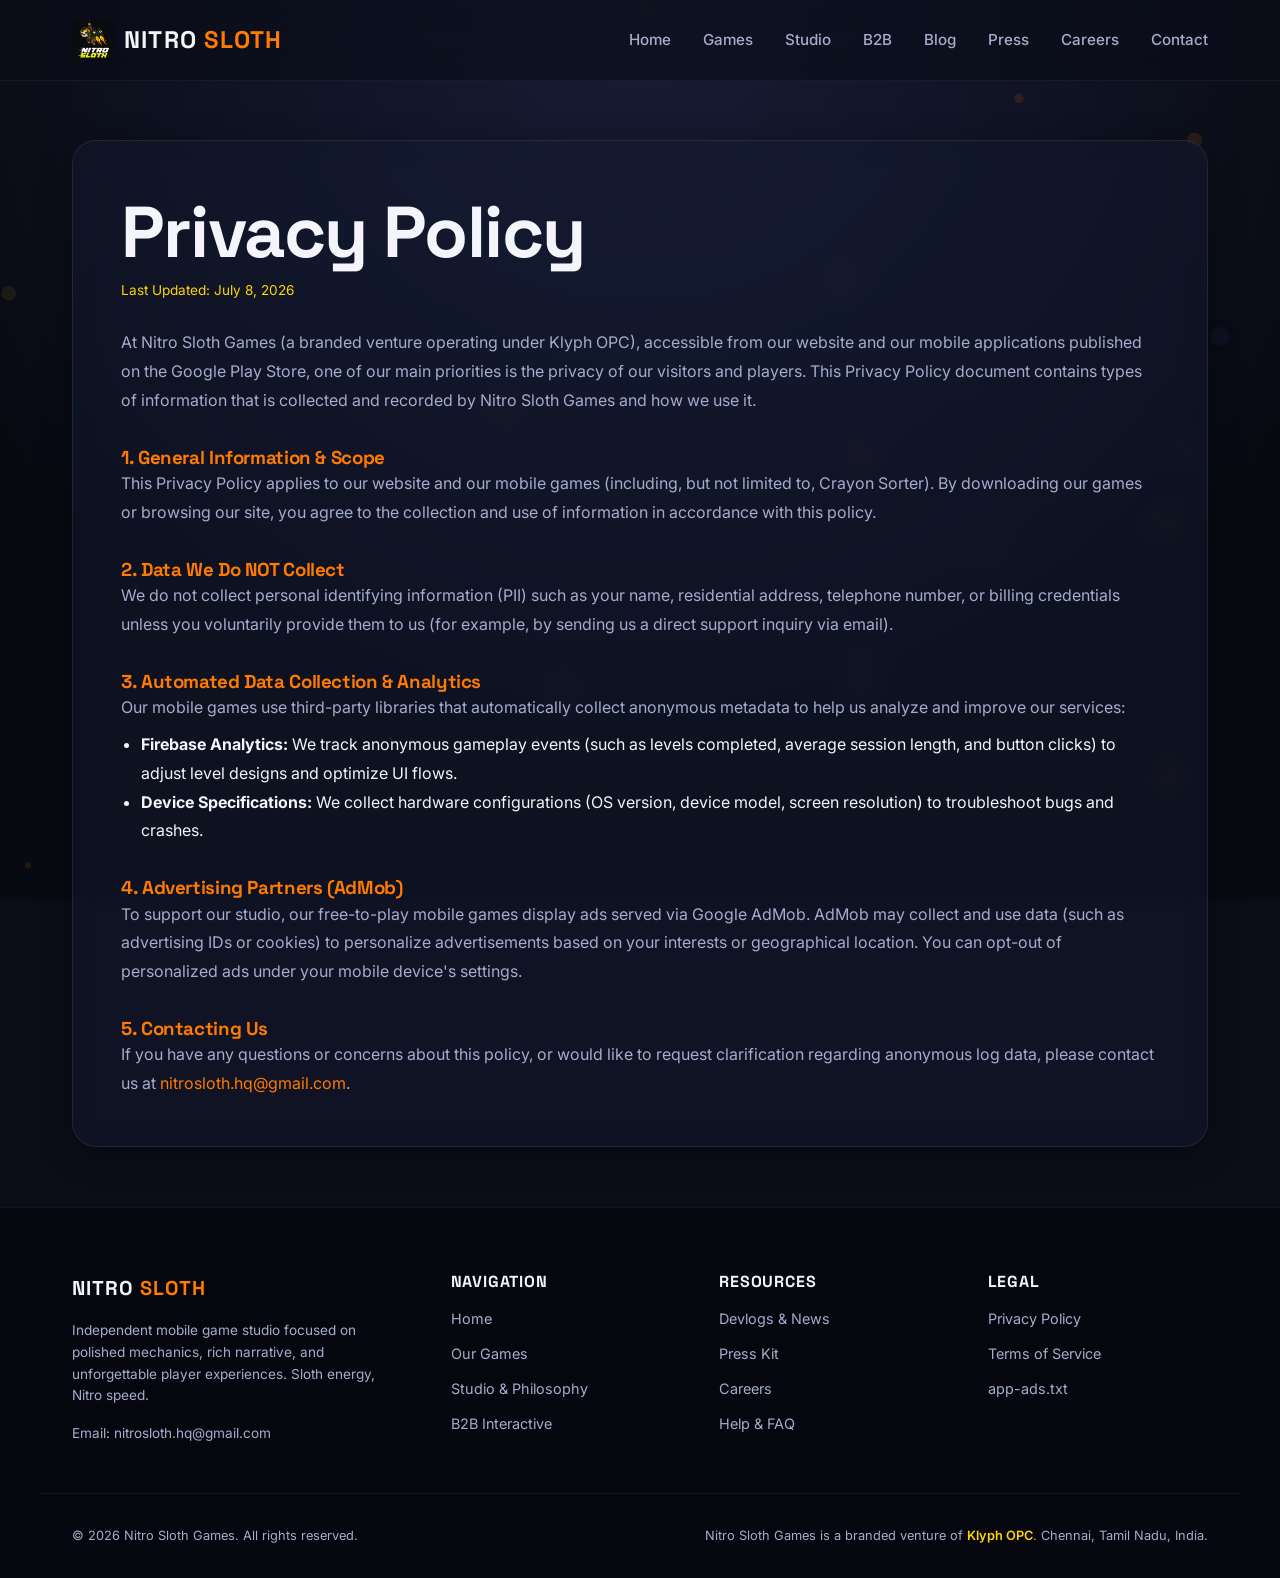
<file: privacy.html>
<!DOCTYPE html>
<html lang="en">
<head>
  <meta charset="UTF-8">
  <meta name="viewport" content="width=device-width, initial-scale=1.0">
  <title>Privacy Policy - Nitro Sloth Games</title>
  <meta name="description" content="Read the official privacy policy for Nitro Sloth Games, detailing user data, ad network configurations, and cookies.">
  <link rel="icon" type="image/png" href="assets/logo.png">
  <link rel="stylesheet" href="styles.css">
</head>
<body>

  <canvas id="bg-canvas"></canvas>

  <!-- Navigation Bar -->
  <header class="site-header">
    <div class="container nav-container">
      <a href="index.html" class="logo-link">
        <img src="assets/logo.png" alt="Nitro Sloth Games Logo">
        <span>NITRO <span class="logo-highlight">SLOTH</span></span>
      </a>
      <button class="mobile-toggle" aria-label="Toggle Menu">☰</button>
      <nav>
        <ul class="nav-menu">
          <li class="nav-item"><a href="index.html">Home</a></li>
          <li class="nav-item"><a href="games.html">Games</a></li>
          <li class="nav-item"><a href="studio.html">Studio</a></li>
          <li class="nav-item"><a href="b2b.html">B2B</a></li>
          <li class="nav-item"><a href="blog.html">Blog</a></li>
          <li class="nav-item"><a href="press.html">Press</a></li>
          <li class="nav-item"><a href="careers.html">Careers</a></li>
          <li class="nav-item"><a href="contact.html">Contact</a></li>
        </ul>
      </nav>
    </div>
  </header>

  <!-- Main Content -->
  <main class="container" style="padding-top: 140px; padding-bottom: 60px;">
    
    <section class="glass-panel scroll-reveal" style="padding: 3rem; line-height: 1.8;">
      <h1>Privacy Policy</h1>
      <span style="font-size: 0.85rem; color: var(--accent-yellow);">Last Updated: July 8, 2026</span>
      
      <p style="margin-top: 1.5rem; margin-bottom: 1.5rem;">
        At Nitro Sloth Games (a branded venture operating under Klyph OPC), accessible from our website and our mobile applications published on the Google Play Store, one of our main priorities is the privacy of our visitors and players. This Privacy Policy document contains types of information that is collected and recorded by Nitro Sloth Games and how we use it.
      </p>

      <h3 style="margin-top: 2rem; color: var(--accent-orange);">1. General Information & Scope</h3>
      <p>
        This Privacy Policy applies to our website and our mobile games (including, but not limited to, Crayon Sorter). By downloading our games or browsing our site, you agree to the collection and use of information in accordance with this policy.
      </p>

      <h3 style="margin-top: 2rem; color: var(--accent-orange);">2. Data We Do NOT Collect</h3>
      <p>
        We do not collect personal identifying information (PII) such as your name, residential address, telephone number, or billing credentials unless you voluntarily provide them to us (for example, by sending us a direct support inquiry via email).
      </p>

      <h3 style="margin-top: 2rem; color: var(--accent-orange);">3. Automated Data Collection & Analytics</h3>
      <p>
        Our mobile games use third-party libraries that automatically collect anonymous metadata to help us analyze and improve our services:
      </p>
      <ul style="padding-left: 20px; margin-top: 0.5rem; margin-bottom: 0.5rem;">
        <li><strong>Firebase Analytics:</strong> We track anonymous gameplay events (such as levels completed, average session length, and button clicks) to adjust level designs and optimize UI flows.</li>
        <li><strong>Device Specifications:</strong> We collect hardware configurations (OS version, device model, screen resolution) to troubleshoot bugs and crashes.</li>
      </ul>

      <h3 style="margin-top: 2rem; color: var(--accent-orange);">4. Advertising Partners (AdMob)</h3>
      <p>
        To support our studio, our free-to-play mobile games display ads served via Google AdMob. AdMob may collect and use data (such as advertising IDs or cookies) to personalize advertisements based on your interests or geographical location. You can opt-out of personalized ads under your mobile device's settings.
      </p>

      <h3 style="margin-top: 2rem; color: var(--accent-orange);">5. Contacting Us</h3>
      <p>
        If you have any questions or concerns about this policy, or would like to request clarification regarding anonymous log data, please contact us at <a href="mailto:nitrosloth.hq@gmail.com" style="color: var(--accent-orange);">nitrosloth.hq@gmail.com</a>.
      </p>
    </section>

  </main>

  <!-- Footer -->
  <footer class="site-footer">
    <div class="container footer-grid">
      <div class="footer-brand">
        <div class="footer-brand-title">NITRO <span>SLOTH</span></div>
        <p>Independent mobile game studio focused on polished mechanics, rich narrative, and unforgettable player experiences. Sloth energy, Nitro speed.</p>
        <p>Email: <a href="mailto:nitrosloth.hq@gmail.com">nitrosloth.hq@gmail.com</a></p>
      </div>
      <div class="footer-links-col">
        <h4>Navigation</h4>
        <ul class="footer-links">
          <li><a href="index.html">Home</a></li>
          <li><a href="games.html">Our Games</a></li>
          <li><a href="studio.html">Studio & Philosophy</a></li>
          <li><a href="b2b.html">B2B Interactive</a></li>
        </ul>
      </div>
      <div class="footer-links-col">
        <h4>Resources</h4>
        <ul class="footer-links">
          <li><a href="blog.html">Devlogs & News</a></li>
          <li><a href="press.html">Press Kit</a></li>
          <li><a href="careers.html">Careers</a></li>
          <li><a href="support.html">Help & FAQ</a></li>
        </ul>
      </div>
      <div class="footer-links-col">
        <h4>Legal</h4>
        <ul class="footer-links">
          <li><a href="privacy.html">Privacy Policy</a></li>
          <li><a href="terms.html">Terms of Service</a></li>
          <li><a href="app-ads.txt" target="_blank">app-ads.txt</a></li>
        </ul>
      </div>
    </div>
    <div class="container footer-bottom">
      <p>© 2026 Nitro Sloth Games. All rights reserved.</p>
      <p>Nitro Sloth Games is a branded venture of <span class="klyph-tag">Klyph OPC</span>. Chennai, Tamil Nadu, India.</p>
    </div>
  </footer>

  <script src="script.js"></script>
</body>
</html>
</file>
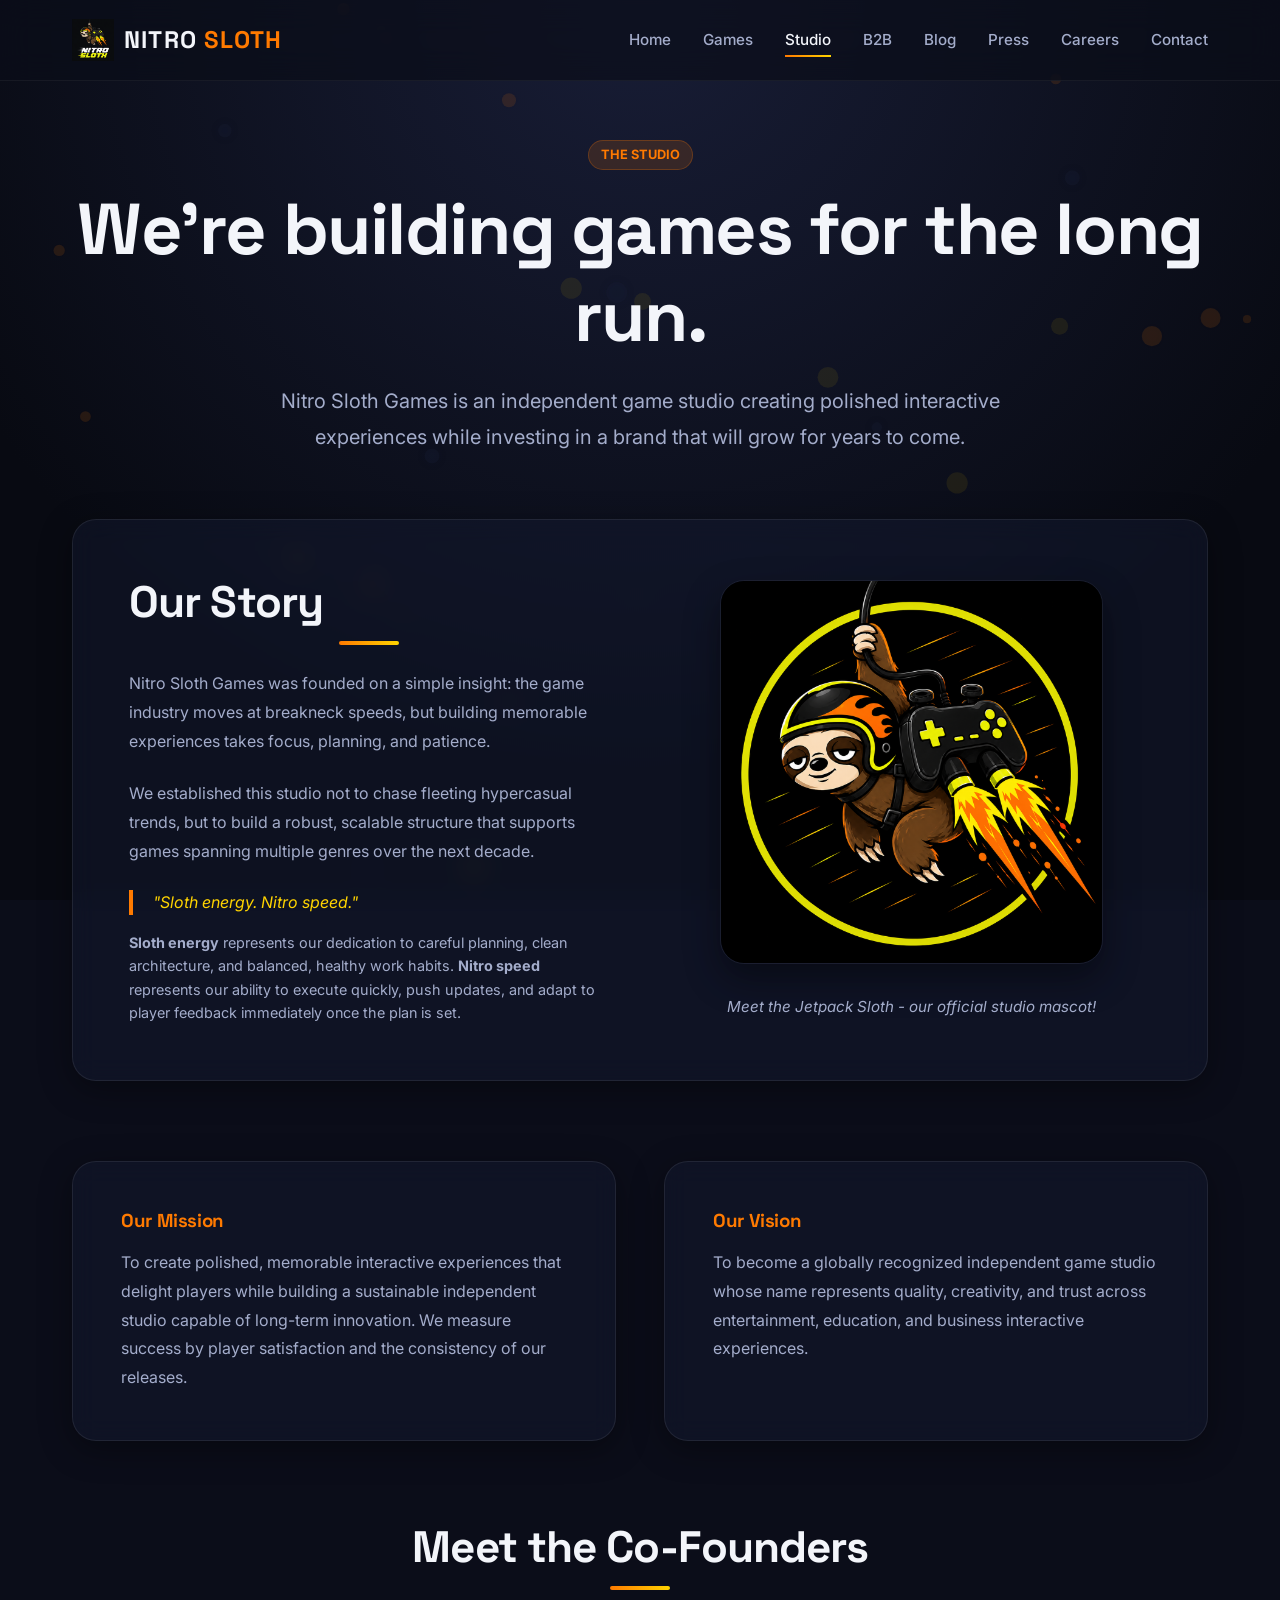
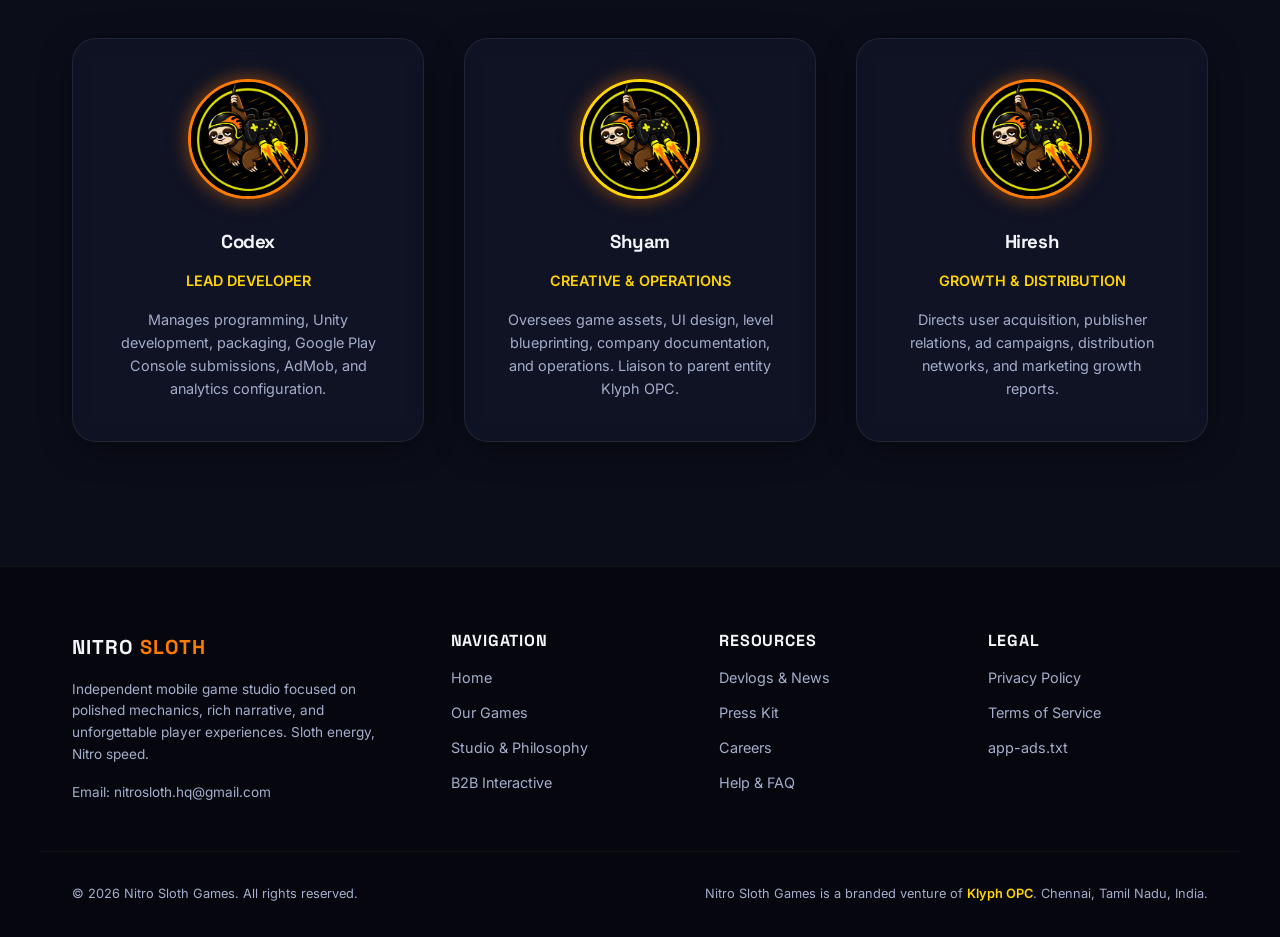
<file: studio.html>
<!DOCTYPE html>
<html lang="en">
<head>
  <meta charset="UTF-8">
  <meta name="viewport" content="width=device-width, initial-scale=1.0">
  <title>About Our Studio - Nitro Sloth Games</title>
  <meta name="description" content="Discover the story of Nitro Sloth Games, our mission, vision, and the co-founding team behind our games. Sloth energy, Nitro speed.">
  <link rel="icon" type="image/png" href="assets/logo.png">
  <link rel="stylesheet" href="styles.css">
</head>
<body>

  <canvas id="bg-canvas"></canvas>

  <!-- Navigation Bar -->
  <header class="site-header">
    <div class="container nav-container">
      <a href="index.html" class="logo-link">
        <img src="assets/logo.png" alt="Nitro Sloth Games Logo">
        <span>NITRO <span class="logo-highlight">SLOTH</span></span>
      </a>
      <button class="mobile-toggle" aria-label="Toggle Menu">☰</button>
      <nav>
        <ul class="nav-menu">
          <li class="nav-item"><a href="index.html">Home</a></li>
          <li class="nav-item"><a href="games.html">Games</a></li>
          <li class="nav-item active"><a href="studio.html">Studio</a></li>
          <li class="nav-item"><a href="b2b.html">B2B</a></li>
          <li class="nav-item"><a href="blog.html">Blog</a></li>
          <li class="nav-item"><a href="press.html">Press</a></li>
          <li class="nav-item"><a href="careers.html">Careers</a></li>
          <li class="nav-item"><a href="contact.html">Contact</a></li>
        </ul>
      </nav>
    </div>
  </header>

  <!-- Main Content -->
  <main class="container" style="padding-top: 140px; padding-bottom: 60px;">
    
    <!-- Hero Section -->
    <section class="scroll-reveal" style="text-align: center; margin-bottom: 4rem;">
      <span class="badge" style="margin: 0 auto 1rem;">The Studio</span>
      <h1>We're building games for the long run.</h1>
      <p style="font-size: 1.25rem; max-width: 800px; margin: 1.5rem auto 0; line-height: 1.8;">
        Nitro Sloth Games is an independent game studio creating polished interactive experiences while investing in a brand that will grow for years to come.
      </p>
    </section>

    <!-- Our Story & Tagline -->
    <section class="glass-panel scroll-reveal" style="padding: 3.5rem; margin-bottom: 5rem; display: grid; grid-template-columns: 1fr 1fr; gap: 4rem; align-items: center;">
      <div>
        <h2 style="text-align: left; margin-bottom: 1.5rem;">Our Story</h2>
        <p style="margin-bottom: 1.5rem; line-height: 1.8;">
          Nitro Sloth Games was founded on a simple insight: the game industry moves at breakneck speeds, but building memorable experiences takes focus, planning, and patience.
        </p>
        <p style="margin-bottom: 1.5rem; line-height: 1.8;">
          We established this studio not to chase fleeting hypercasual trends, but to build a robust, scalable structure that supports games spanning multiple genres over the next decade.
        </p>
        <blockquote style="border-left: 4px solid var(--accent-orange); padding-left: 20px; font-style: italic; color: var(--accent-yellow);">
          "Sloth energy. Nitro speed."
        </blockquote>
        <p style="margin-top: 1rem; font-size: 0.9rem; color: var(--text-muted);">
          <strong>Sloth energy</strong> represents our dedication to careful planning, clean architecture, and balanced, healthy work habits. <strong>Nitro speed</strong> represents our ability to execute quickly, push updates, and adapt to player feedback immediately once the plan is set.
        </p>
      </div>
      <div style="text-align: center;">
        <img src="assets/mascot.png" alt="Nitro Sloth Jetpack Mascot" style="max-width: 80%; height: auto; border-radius: 24px; box-shadow: 0 15px 35px rgba(0,0,0,0.4); border: 1px solid rgba(255,255,255,0.05);">
        <p style="margin-top: 1.5rem; font-style: italic; font-size: 0.95rem;">Meet the Jetpack Sloth - our official studio mascot!</p>
      </div>
    </section>

    <!-- Mission & Vision -->
    <section style="display: grid; grid-template-columns: 1fr 1fr; gap: 3rem; margin-bottom: 5rem;">
      <div class="glass-panel scroll-reveal" style="padding: 3rem;">
        <h3 style="color: var(--accent-orange); margin-bottom: 1rem;">Our Mission</h3>
        <p style="line-height: 1.8;">
          To create polished, memorable interactive experiences that delight players while building a sustainable independent studio capable of long-term innovation. We measure success by player satisfaction and the consistency of our releases.
        </p>
      </div>
      <div class="glass-panel scroll-reveal" style="padding: 3rem;">
        <h3 style="color: var(--accent-orange); margin-bottom: 1rem;">Our Vision</h3>
        <p style="line-height: 1.8;">
          To become a globally recognized independent game studio whose name represents quality, creativity, and trust across entertainment, education, and business interactive experiences.
        </p>
      </div>
    </section>

    <!-- Team Section -->
    <section style="margin-bottom: 4rem;">
      <h2 class="scroll-reveal">Meet the Co-Founders</h2>
      
      <div class="team-grid">
        <!-- Founder 1 -->
        <div class="glass-panel team-card scroll-reveal">
          <img src="assets/mascot.png" alt="Codex avatar" class="team-avatar">
          <h3>Codex</h3>
          <span class="team-role">Lead Developer</span>
          <p style="font-size: 0.9rem; color: var(--text-muted);">
            Manages programming, Unity development, packaging, Google Play Console submissions, AdMob, and analytics configuration.
          </p>
        </div>

        <!-- Founder 2 -->
        <div class="glass-panel team-card scroll-reveal">
          <img src="assets/mascot.png" alt="Shyam avatar" class="team-avatar" style="border-color: var(--accent-yellow);">
          <h3>Shyam</h3>
          <span class="team-role">Creative & Operations</span>
          <p style="font-size: 0.9rem; color: var(--text-muted);">
            Oversees game assets, UI design, level blueprinting, company documentation, and operations. Liaison to parent entity Klyph OPC.
          </p>
        </div>

        <!-- Founder 3 -->
        <div class="glass-panel team-card scroll-reveal">
          <img src="assets/mascot.png" alt="Hiresh avatar" class="team-avatar">
          <h3>Hiresh</h3>
          <span class="team-role">Growth & Distribution</span>
          <p style="font-size: 0.9rem; color: var(--text-muted);">
            Directs user acquisition, publisher relations, ad campaigns, distribution networks, and marketing growth reports.
          </p>
        </div>
      </div>
    </section>

  </main>

  <!-- Footer -->
  <footer class="site-footer">
    <div class="container footer-grid">
      <div class="footer-brand">
        <div class="footer-brand-title">NITRO <span>SLOTH</span></div>
        <p>Independent mobile game studio focused on polished mechanics, rich narrative, and unforgettable player experiences. Sloth energy, Nitro speed.</p>
        <p>Email: <a href="mailto:nitrosloth.hq@gmail.com">nitrosloth.hq@gmail.com</a></p>
      </div>
      <div class="footer-links-col">
        <h4>Navigation</h4>
        <ul class="footer-links">
          <li><a href="index.html">Home</a></li>
          <li><a href="games.html">Our Games</a></li>
          <li><a href="studio.html">Studio & Philosophy</a></li>
          <li><a href="b2b.html">B2B Interactive</a></li>
        </ul>
      </div>
      <div class="footer-links-col">
        <h4>Resources</h4>
        <ul class="footer-links">
          <li><a href="blog.html">Devlogs & News</a></li>
          <li><a href="press.html">Press Kit</a></li>
          <li><a href="careers.html">Careers</a></li>
          <li><a href="support.html">Help & FAQ</a></li>
        </ul>
      </div>
      <div class="footer-links-col">
        <h4>Legal</h4>
        <ul class="footer-links">
          <li><a href="privacy.html">Privacy Policy</a></li>
          <li><a href="terms.html">Terms of Service</a></li>
          <li><a href="app-ads.txt" target="_blank">app-ads.txt</a></li>
        </ul>
      </div>
    </div>
    <div class="container footer-bottom">
      <p>© 2026 Nitro Sloth Games. All rights reserved.</p>
      <p>Nitro Sloth Games is a branded venture of <span class="klyph-tag">Klyph OPC</span>. Chennai, Tamil Nadu, India.</p>
    </div>
  </footer>

  <script src="script.js"></script>
</body>
</html>
</file>
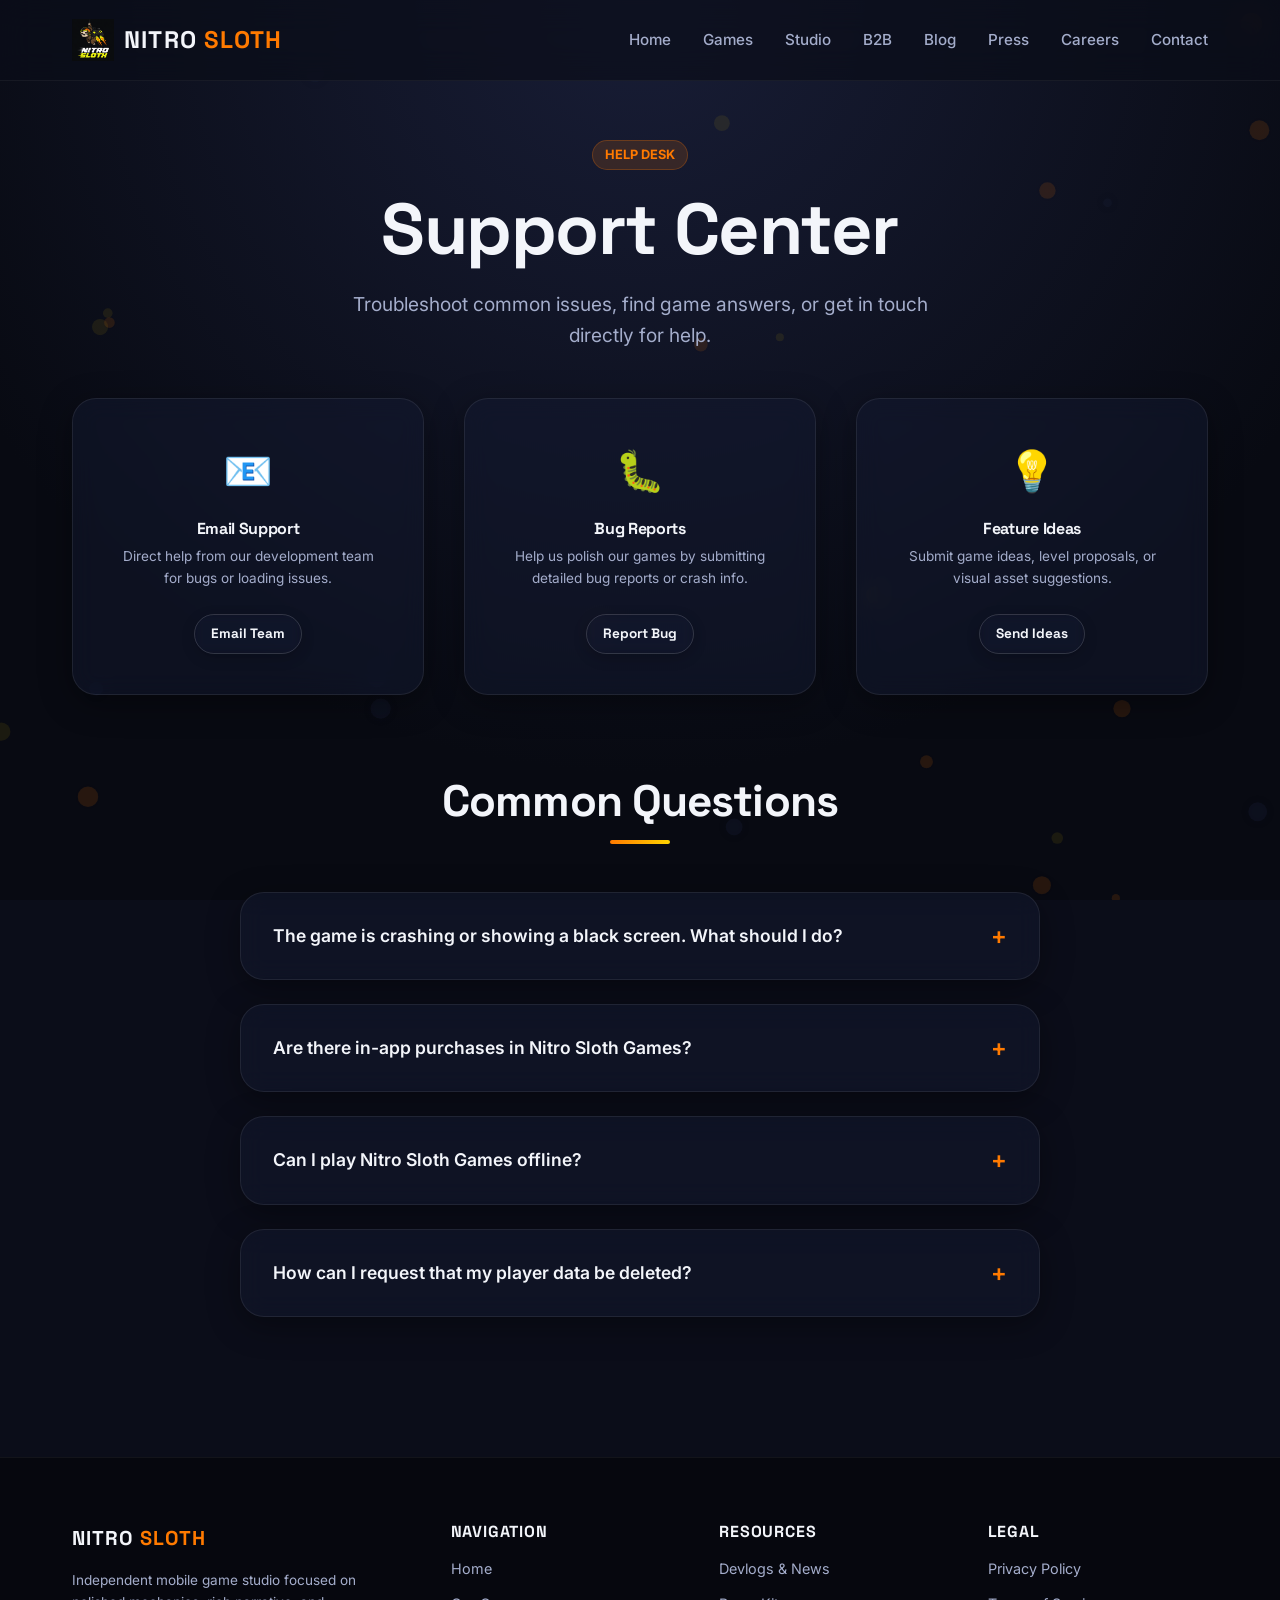
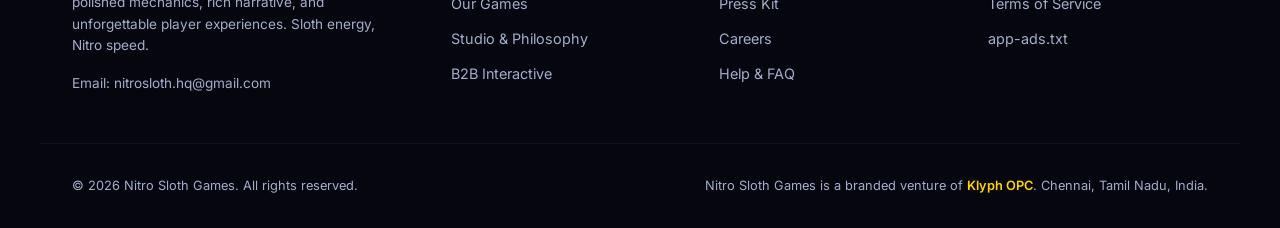
<file: support.html>
<!DOCTYPE html>
<html lang="en">
<head>
  <meta charset="UTF-8">
  <meta name="viewport" content="width=device-width, initial-scale=1.0">
  <title>Help & Support - Nitro Sloth Games</title>
  <meta name="description" content="Find solutions to common issues, contact game support, or submit feedback for Crayon Sorter and other Nitro Sloth Games.">
  <link rel="icon" type="image/png" href="assets/logo.png">
  <link rel="stylesheet" href="styles.css">
</head>
<body>

  <canvas id="bg-canvas"></canvas>

  <!-- Navigation Bar -->
  <header class="site-header">
    <div class="container nav-container">
      <a href="index.html" class="logo-link">
        <img src="assets/logo.png" alt="Nitro Sloth Games Logo">
        <span>NITRO <span class="logo-highlight">SLOTH</span></span>
      </a>
      <button class="mobile-toggle" aria-label="Toggle Menu">☰</button>
      <nav>
        <ul class="nav-menu">
          <li class="nav-item"><a href="index.html">Home</a></li>
          <li class="nav-item"><a href="games.html">Games</a></li>
          <li class="nav-item"><a href="studio.html">Studio</a></li>
          <li class="nav-item"><a href="b2b.html">B2B</a></li>
          <li class="nav-item"><a href="blog.html">Blog</a></li>
          <li class="nav-item"><a href="press.html">Press</a></li>
          <li class="nav-item"><a href="careers.html">Careers</a></li>
          <li class="nav-item"><a href="contact.html">Contact</a></li>
        </ul>
      </nav>
    </div>
  </header>

  <!-- Main Content -->
  <main class="container" style="padding-top: 140px; padding-bottom: 60px;">
    
    <!-- Hero Header -->
    <section class="scroll-reveal" style="text-align: center; margin-bottom: 3rem;">
      <span class="badge" style="margin: 0 auto 1rem;">Help Desk</span>
      <h1>Support Center</h1>
      <p style="font-size: 1.2rem; max-width: 600px; margin: 1rem auto 0;">
        Troubleshoot common issues, find game answers, or get in touch directly for help.
      </p>
    </section>

    <!-- Support Methods Grid -->
    <section style="display: grid; grid-template-columns: repeat(3, 1fr); gap: 2.5rem; margin-bottom: 5rem;" class="scroll-reveal">
      <div class="glass-panel" style="padding: 2.5rem; text-align: center;">
        <span style="font-size: 2.5rem;">📧</span>
        <h4 style="margin-top: 1rem; margin-bottom: 0.5rem;">Email Support</h4>
        <p style="font-size: 0.85rem; color: var(--text-muted); margin-bottom: 1.5rem;">Direct help from our development team for bugs or loading issues.</p>
        <a href="mailto:nitrosloth.hq@gmail.com" class="btn btn-secondary" style="font-size: 0.85rem; padding: 0.5rem 1rem;">Email Team</a>
      </div>

      <div class="glass-panel" style="padding: 2.5rem; text-align: center;">
        <span style="font-size: 2.5rem;">🐛</span>
        <h4 style="margin-top: 1rem; margin-bottom: 0.5rem;">Bug Reports</h4>
        <p style="font-size: 0.85rem; color: var(--text-muted); margin-bottom: 1.5rem;">Help us polish our games by submitting detailed bug reports or crash info.</p>
        <a href="contact.html" class="btn btn-secondary" style="font-size: 0.85rem; padding: 0.5rem 1rem;">Report Bug</a>
      </div>

      <div class="glass-panel" style="padding: 2.5rem; text-align: center;">
        <span style="font-size: 2.5rem;">💡</span>
        <h4 style="margin-top: 1rem; margin-bottom: 0.5rem;">Feature Ideas</h4>
        <p style="font-size: 0.85rem; color: var(--text-muted); margin-bottom: 1.5rem;">Submit game ideas, level proposals, or visual asset suggestions.</p>
        <a href="contact.html" class="btn btn-secondary" style="font-size: 0.85rem; padding: 0.5rem 1rem;">Send Ideas</a>
      </div>
    </section>

    <!-- FAQ Accordion -->
    <section style="margin-bottom: 5rem;">
      <h2 class="scroll-reveal" style="margin-bottom: 2rem;">Common Questions</h2>
      
      <div class="faq-list scroll-reveal">
        <div class="glass-panel faq-item">
          <div class="faq-question">
            <span>The game is crashing or showing a black screen. What should I do?</span>
            <span class="faq-toggle">+</span>
          </div>
          <div class="faq-answer">
            <p>Please try the following standard Android diagnostic steps:</p>
            <ul style="padding-left: 20px; margin-top: 0.5rem;">
              <li>Restart your mobile device.</li>
              <li>Clear the application cache (Settings > Apps > Crayon Sorter > Storage > Clear Cache).</li>
              <li>Ensure your device OS version meets the minimum requirements listed on the Play Store page.</li>
            </ul>
            <p style="margin-top: 0.5rem;">If the crash persists, email us at <a href="mailto:nitrosloth.hq@gmail.com" style="color: var(--accent-orange);">nitrosloth.hq@gmail.com</a> with your phone brand and model.</p>
          </div>
        </div>

        <div class="glass-panel faq-item">
          <div class="faq-question">
            <span>Are there in-app purchases in Nitro Sloth Games?</span>
            <span class="faq-toggle">+</span>
          </div>
          <p class="faq-answer">
            Our current releases (like Crayon Sorter) do not contain paid in-app items. The game is free-to-play and supported by non-intrusive banner and interstitial advertisements integrated via AdMob.
          </p>
        </div>

        <div class="glass-panel faq-item">
          <div class="faq-question">
            <span>Can I play Nitro Sloth Games offline?</span>
            <span class="faq-toggle">+</span>
          </div>
          <p class="faq-answer">
            Yes! Crayon Sorter does not require an active internet connection to play. You can play all levels offline. However, loading advertisements (which help support the studio) or syncing Firebase analytics progress does require a network connection.
          </p>
        </div>

        <div class="glass-panel faq-item">
          <div class="faq-question">
            <span>How can I request that my player data be deleted?</span>
            <span class="faq-toggle">+</span>
          </div>
          <p class="faq-answer">
            We respect your privacy. Under our Firebase analytics framework, we only collect anonymous device configuration and gameplay events. If you wish to clear your local progress or remove anonymous logging IDs, simply uninstall the app or clear its App Data under Android settings. For inquiries, view our Privacy Policy.
          </p>
        </div>
      </div>
    </section>

  </main>

  <!-- Footer -->
  <footer class="site-footer">
    <div class="container footer-grid">
      <div class="footer-brand">
        <div class="footer-brand-title">NITRO <span>SLOTH</span></div>
        <p>Independent mobile game studio focused on polished mechanics, rich narrative, and unforgettable player experiences. Sloth energy, Nitro speed.</p>
        <p>Email: <a href="mailto:nitrosloth.hq@gmail.com">nitrosloth.hq@gmail.com</a></p>
      </div>
      <div class="footer-links-col">
        <h4>Navigation</h4>
        <ul class="footer-links">
          <li><a href="index.html">Home</a></li>
          <li><a href="games.html">Our Games</a></li>
          <li><a href="studio.html">Studio & Philosophy</a></li>
          <li><a href="b2b.html">B2B Interactive</a></li>
        </ul>
      </div>
      <div class="footer-links-col">
        <h4>Resources</h4>
        <ul class="footer-links">
          <li><a href="blog.html">Devlogs & News</a></li>
          <li><a href="press.html">Press Kit</a></li>
          <li><a href="careers.html">Careers</a></li>
          <li><a href="support.html">Help & FAQ</a></li>
        </ul>
      </div>
      <div class="footer-links-col">
        <h4>Legal</h4>
        <ul class="footer-links">
          <li><a href="privacy.html">Privacy Policy</a></li>
          <li><a href="terms.html">Terms of Service</a></li>
          <li><a href="app-ads.txt" target="_blank">app-ads.txt</a></li>
        </ul>
      </div>
    </div>
    <div class="container footer-bottom">
      <p>© 2026 Nitro Sloth Games. All rights reserved.</p>
      <p>Nitro Sloth Games is a branded venture of <span class="klyph-tag">Klyph OPC</span>. Chennai, Tamil Nadu, India.</p>
    </div>
  </footer>

  <script src="script.js"></script>
</body>
</html>
</file>
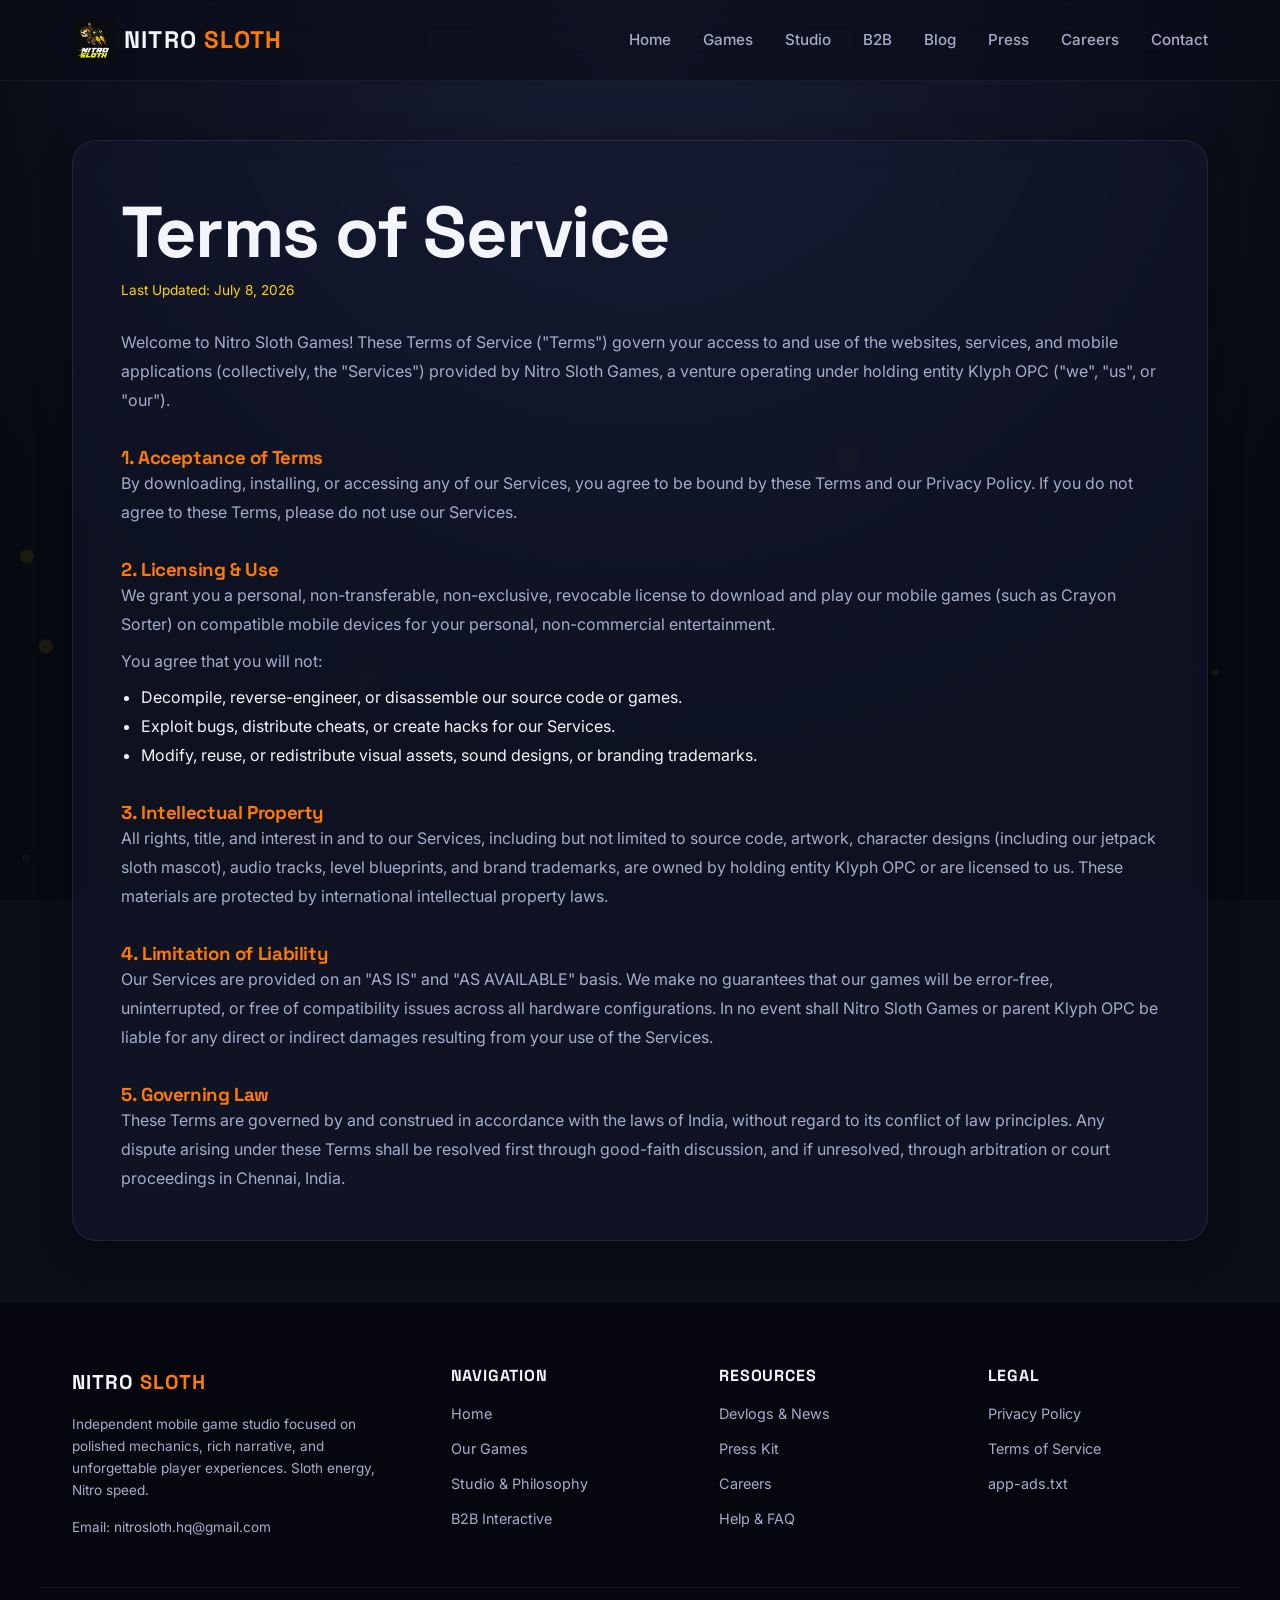
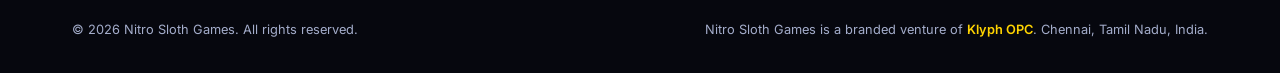
<file: terms.html>
<!DOCTYPE html>
<html lang="en">
<head>
  <meta charset="UTF-8">
  <meta name="viewport" content="width=device-width, initial-scale=1.0">
  <title>Terms of Service - Nitro Sloth Games</title>
  <meta name="description" content="Read the official terms of service governing the usage of websites and mobile applications developed by Nitro Sloth Games.">
  <link rel="icon" type="image/png" href="assets/logo.png">
  <link rel="stylesheet" href="styles.css">
</head>
<body>

  <canvas id="bg-canvas"></canvas>

  <!-- Navigation Bar -->
  <header class="site-header">
    <div class="container nav-container">
      <a href="index.html" class="logo-link">
        <img src="assets/logo.png" alt="Nitro Sloth Games Logo">
        <span>NITRO <span class="logo-highlight">SLOTH</span></span>
      </a>
      <button class="mobile-toggle" aria-label="Toggle Menu">☰</button>
      <nav>
        <ul class="nav-menu">
          <li class="nav-item"><a href="index.html">Home</a></li>
          <li class="nav-item"><a href="games.html">Games</a></li>
          <li class="nav-item"><a href="studio.html">Studio</a></li>
          <li class="nav-item"><a href="b2b.html">B2B</a></li>
          <li class="nav-item"><a href="blog.html">Blog</a></li>
          <li class="nav-item"><a href="press.html">Press</a></li>
          <li class="nav-item"><a href="careers.html">Careers</a></li>
          <li class="nav-item"><a href="contact.html">Contact</a></li>
        </ul>
      </nav>
    </div>
  </header>

  <!-- Main Content -->
  <main class="container" style="padding-top: 140px; padding-bottom: 60px;">
    
    <section class="glass-panel scroll-reveal" style="padding: 3rem; line-height: 1.8;">
      <h1>Terms of Service</h1>
      <span style="font-size: 0.85rem; color: var(--accent-yellow);">Last Updated: July 8, 2026</span>
      
      <p style="margin-top: 1.5rem; margin-bottom: 1.5rem;">
        Welcome to Nitro Sloth Games! These Terms of Service ("Terms") govern your access to and use of the websites, services, and mobile applications (collectively, the "Services") provided by Nitro Sloth Games, a venture operating under holding entity Klyph OPC ("we", "us", or "our").
      </p>

      <h3 style="margin-top: 2rem; color: var(--accent-orange);">1. Acceptance of Terms</h3>
      <p>
        By downloading, installing, or accessing any of our Services, you agree to be bound by these Terms and our Privacy Policy. If you do not agree to these Terms, please do not use our Services.
      </p>

      <h3 style="margin-top: 2rem; color: var(--accent-orange);">2. Licensing & Use</h3>
      <p>
        We grant you a personal, non-transferable, non-exclusive, revocable license to download and play our mobile games (such as Crayon Sorter) on compatible mobile devices for your personal, non-commercial entertainment.
      </p>
      <p style="margin-top: 0.5rem;">You agree that you will not:</p>
      <ul style="padding-left: 20px; margin-top: 0.5rem; margin-bottom: 0.5rem;">
        <li>Decompile, reverse-engineer, or disassemble our source code or games.</li>
        <li>Exploit bugs, distribute cheats, or create hacks for our Services.</li>
        <li>Modify, reuse, or redistribute visual assets, sound designs, or branding trademarks.</li>
      </ul>

      <h3 style="margin-top: 2rem; color: var(--accent-orange);">3. Intellectual Property</h3>
      <p>
        All rights, title, and interest in and to our Services, including but not limited to source code, artwork, character designs (including our jetpack sloth mascot), audio tracks, level blueprints, and brand trademarks, are owned by holding entity Klyph OPC or are licensed to us. These materials are protected by international intellectual property laws.
      </p>

      <h3 style="margin-top: 2rem; color: var(--accent-orange);">4. Limitation of Liability</h3>
      <p>
        Our Services are provided on an "AS IS" and "AS AVAILABLE" basis. We make no guarantees that our games will be error-free, uninterrupted, or free of compatibility issues across all hardware configurations. In no event shall Nitro Sloth Games or parent Klyph OPC be liable for any direct or indirect damages resulting from your use of the Services.
      </p>

      <h3 style="margin-top: 2rem; color: var(--accent-orange);">5. Governing Law</h3>
      <p>
        These Terms are governed by and construed in accordance with the laws of India, without regard to its conflict of law principles. Any dispute arising under these Terms shall be resolved first through good-faith discussion, and if unresolved, through arbitration or court proceedings in Chennai, India.
      </p>
    </section>

  </main>

  <!-- Footer -->
  <footer class="site-footer">
    <div class="container footer-grid">
      <div class="footer-brand">
        <div class="footer-brand-title">NITRO <span>SLOTH</span></div>
        <p>Independent mobile game studio focused on polished mechanics, rich narrative, and unforgettable player experiences. Sloth energy, Nitro speed.</p>
        <p>Email: <a href="mailto:nitrosloth.hq@gmail.com">nitrosloth.hq@gmail.com</a></p>
      </div>
      <div class="footer-links-col">
        <h4>Navigation</h4>
        <ul class="footer-links">
          <li><a href="index.html">Home</a></li>
          <li><a href="games.html">Our Games</a></li>
          <li><a href="studio.html">Studio & Philosophy</a></li>
          <li><a href="b2b.html">B2B Interactive</a></li>
        </ul>
      </div>
      <div class="footer-links-col">
        <h4>Resources</h4>
        <ul class="footer-links">
          <li><a href="blog.html">Devlogs & News</a></li>
          <li><a href="press.html">Press Kit</a></li>
          <li><a href="careers.html">Careers</a></li>
          <li><a href="support.html">Help & FAQ</a></li>
        </ul>
      </div>
      <div class="footer-links-col">
        <h4>Legal</h4>
        <ul class="footer-links">
          <li><a href="privacy.html">Privacy Policy</a></li>
          <li><a href="terms.html">Terms of Service</a></li>
          <li><a href="app-ads.txt" target="_blank">app-ads.txt</a></li>
        </ul>
      </div>
    </div>
    <div class="container footer-bottom">
      <p>© 2026 Nitro Sloth Games. All rights reserved.</p>
      <p>Nitro Sloth Games is a branded venture of <span class="klyph-tag">Klyph OPC</span>. Chennai, Tamil Nadu, India.</p>
    </div>
  </footer>

  <script src="script.js"></script>
</body>
</html>
</file>
<file: styles.css>
/* 
   Nitro Sloth Games - Stylesheet
   Design Theme: Dark first, high contrast orange/yellow accents, glassmorphic UI.
*/

@import url('https://fonts.googleapis.com/css2?family=Inter:wght@300;400;500;600;700&family=Space+Grotesk:wght@400;500;600;700;800&display=swap');

:root {
  /* Color System */
  --bg-color: #0b0d19;
  --bg-gradient: radial-gradient(circle at top, #181d36 0%, #080a12 70%);
  --panel-bg: rgba(22, 28, 51, 0.45);
  --panel-border: rgba(255, 255, 255, 0.08);
  --panel-border-hover: rgba(255, 122, 0, 0.3);
  
  --accent-orange: #ff7a00;
  --accent-orange-glow: rgba(255, 122, 0, 0.5);
  --accent-yellow: #ffd400;
  --accent-yellow-glow: rgba(255, 212, 0, 0.4);
  
  --text-main: #f3f5fa;
  --text-muted: #a4adcb;
  --text-dark: #12141c;
  
  --success: #00e676;
  --error: #ff1744;

  /* Typography */
  --font-heading: 'Space Grotesk', sans-serif;
  --font-body: 'Inter', sans-serif;

  /* Spacing */
  --container-width: 1200px;
  --transition-smooth: all 0.3s cubic-bezier(0.25, 0.8, 0.25, 1);
}

/* Base resets */
* {
  box-sizing: border-box;
  margin: 0;
  padding: 0;
  scroll-behavior: smooth;
}

body {
  background: var(--bg-color);
  background-image: var(--bg-gradient);
  background-attachment: fixed;
  color: var(--text-main);
  font-family: var(--font-body);
  line-height: 1.6;
  overflow-x: hidden;
  -webkit-font-smoothing: antialiased;
}

/* Typography elements */
h1, h2, h3, h4, h5, h6 {
  font-family: var(--font-heading);
  font-weight: 700;
  line-height: 1.2;
  letter-spacing: -0.02em;
}

h1 {
  font-size: clamp(2.5rem, 6vw, 4.5rem);
  font-weight: 800;
}

h2 {
  font-size: clamp(2rem, 4vw, 2.75rem);
  margin-bottom: 1.5rem;
  text-align: center;
  position: relative;
}

h2::after {
  content: '';
  display: block;
  width: 60px;
  height: 4px;
  background: linear-gradient(90deg, var(--accent-orange), var(--accent-yellow));
  margin: 0.75rem auto 0;
  border-radius: 2px;
}

p {
  color: var(--text-muted);
}

a {
  color: inherit;
  text-decoration: none;
  transition: var(--transition-smooth);
}

/* Layout Utilities */
.container {
  max-width: var(--container-width);
  margin: 0 auto;
  padding: 0 2rem;
  width: 100%;
}

.section {
  padding: 6rem 0;
  position: relative;
}

/* Glassmorphism Panel */
.glass-panel {
  background: var(--panel-bg);
  backdrop-filter: blur(12px);
  -webkit-backdrop-filter: blur(12px);
  border: 1px solid var(--panel-border);
  border-radius: 24px;
  box-shadow: 0 8px 32px 0 rgba(0, 0, 0, 0.37);
  transition: var(--transition-smooth);
}

.glass-panel:hover {
  border-color: var(--panel-border-hover);
  box-shadow: 0 12px 40px 0 rgba(255, 122, 0, 0.1);
}

/* Header & Navigation */
header.site-header {
  position: fixed;
  top: 0;
  left: 0;
  width: 100%;
  z-index: 1000;
  background: rgba(11, 13, 25, 0.7);
  backdrop-filter: blur(16px);
  -webkit-backdrop-filter: blur(16px);
  border-bottom: 1px solid rgba(255, 255, 255, 0.05);
}

.nav-container {
  display: flex;
  justify-content: space-between;
  align-items: center;
  height: 80px;
}

.logo-link {
  display: flex;
  align-items: center;
  gap: 10px;
  font-family: var(--font-heading);
  font-weight: 800;
  font-size: 1.5rem;
  letter-spacing: 0.05em;
  color: var(--text-main);
}

.logo-link img {
  height: 42px;
  width: auto;
}

.logo-highlight {
  color: var(--accent-orange);
}

.nav-menu {
  display: flex;
  list-style: none;
  gap: 2rem;
  align-items: center;
}

.nav-item a {
  font-weight: 500;
  font-size: 0.95rem;
  color: var(--text-muted);
  position: relative;
  padding: 0.5rem 0;
}

.nav-item a:hover,
.nav-item.active a {
  color: var(--text-main);
}

.nav-item a::after {
  content: '';
  position: absolute;
  bottom: 0;
  left: 0;
  width: 0;
  height: 2px;
  background: linear-gradient(90deg, var(--accent-orange), var(--accent-yellow));
  transition: var(--transition-smooth);
}

.nav-item a:hover::after,
.nav-item.active a::after {
  width: 100%;
}

.mobile-toggle {
  display: none;
  background: none;
  border: none;
  color: var(--text-main);
  font-size: 1.5rem;
  cursor: pointer;
}

/* Buttons */
.btn {
  display: inline-flex;
  align-items: center;
  justify-content: center;
  padding: 0.85rem 2rem;
  border-radius: 99px;
  font-weight: 700;
  font-size: 0.95rem;
  cursor: pointer;
  border: none;
  font-family: var(--font-heading);
  gap: 10px;
  box-shadow: 0 4px 14px rgba(0,0,0,0.2);
}

.btn-primary {
  background: linear-gradient(135deg, var(--accent-orange) 0%, var(--accent-yellow) 100%);
  color: var(--text-dark);
}

.btn-primary:hover {
  transform: translateY(-2px);
  box-shadow: 0 6px 20px var(--accent-orange-glow);
}

.btn-secondary {
  background: transparent;
  color: var(--text-main);
  border: 1px solid rgba(255,255,255,0.15);
  backdrop-filter: blur(5px);
}

.btn-secondary:hover {
  border-color: var(--accent-orange);
  background: rgba(255, 122, 0, 0.05);
  transform: translateY(-2px);
}

/* Background Canvas */
#bg-canvas {
  position: fixed;
  top: 0;
  left: 0;
  width: 100vw;
  height: 100vh;
  z-index: -1;
  pointer-events: none;
}

/* Hero Section */
.hero-wrapper {
  display: grid;
  grid-template-columns: 1.2fr 0.8fr;
  align-items: center;
  min-height: 100vh;
  padding-top: 80px;
  gap: 4rem;
}

.hero-text {
  display: flex;
  flex-direction: column;
  gap: 1.5rem;
}

.hero-tag {
  color: var(--accent-yellow);
  font-weight: 700;
  text-transform: uppercase;
  letter-spacing: 0.15em;
  font-size: 0.9rem;
}

.hero-title span {
  background: linear-gradient(135deg, var(--accent-orange), var(--accent-yellow));
  -webkit-background-clip: text;
  -webkit-text-fill-color: transparent;
}

.hero-subtitle {
  font-size: 1.25rem;
  line-height: 1.7;
}

.hero-ctas {
  display: flex;
  gap: 1.5rem;
  margin-top: 1rem;
}

.hero-graphic {
  position: relative;
  display: flex;
  justify-content: center;
}

.hero-graphic img {
  max-width: 100%;
  height: auto;
  border-radius: 32px;
  animation: float 6s ease-in-out infinite;
  box-shadow: 0 20px 50px rgba(0,0,0,0.5);
  border: 1px solid rgba(255,255,255,0.05);
}

@keyframes float {
  0% { transform: translateY(0px) rotate(0deg); }
  50% { transform: translateY(-15px) rotate(1deg); }
  100% { transform: translateY(0px) rotate(0deg); }
}

/* Featured Game card layout */
.game-featured-grid {
  display: grid;
  grid-template-columns: 1fr 1fr;
  gap: 4rem;
  align-items: center;
  padding: 3rem;
  margin-top: 3rem;
}

.game-gallery {
  display: grid;
  grid-template-columns: 1fr 1.2fr;
  gap: 1.5rem;
}

.game-gallery img {
  width: 100%;
  border-radius: 16px;
  box-shadow: 0 10px 25px rgba(0,0,0,0.4);
  border: 1px solid rgba(255,255,255,0.05);
  transition: var(--transition-smooth);
}

.game-gallery img:hover {
  transform: scale(1.05);
}

.game-gallery .featured-image {
  grid-row: span 2;
  align-self: center;
}

.game-details {
  display: flex;
  flex-direction: column;
  gap: 1.2rem;
}

.badge {
  display: inline-block;
  padding: 0.25rem 0.75rem;
  background: rgba(255, 122, 0, 0.15);
  color: var(--accent-orange);
  border: 1px solid rgba(255, 122, 0, 0.25);
  border-radius: 50px;
  font-size: 0.8rem;
  font-weight: 700;
  width: fit-content;
  text-transform: uppercase;
}

.game-features {
  list-style: none;
  display: flex;
  flex-direction: column;
  gap: 0.5rem;
}

.game-features li {
  display: flex;
  align-items: center;
  gap: 10px;
  color: var(--text-muted);
}

.game-features li::before {
  content: '✓';
  color: var(--success);
  font-weight: bold;
}

.store-badges {
  display: flex;
  gap: 1rem;
  margin-top: 1rem;
}

.store-badge img {
  height: 48px;
  transition: var(--transition-smooth);
}

.store-badge img:hover {
  transform: translateY(-2px);
}

/* General Games Grid */
.games-grid {
  display: grid;
  grid-template-columns: repeat(auto-fill, minmax(320px, 1fr));
  gap: 2.5rem;
  margin-top: 3rem;
}

.game-card {
  padding: 2rem;
  display: flex;
  flex-direction: column;
  gap: 1.2rem;
  height: 100%;
}

.game-card-icon {
  width: 72px;
  height: 72px;
  border-radius: 18px;
  object-fit: cover;
  box-shadow: 0 8px 16px rgba(0,0,0,0.3);
  border: 1px solid rgba(255,255,255,0.05);
}

.game-card-status {
  font-size: 0.8rem;
  color: var(--accent-yellow);
  font-weight: 600;
  text-transform: uppercase;
}

/* Roadmap timeline */
.roadmap-timeline {
  margin-top: 4rem;
  display: grid;
  grid-template-columns: repeat(4, 1fr);
  gap: 2rem;
  position: relative;
}

.roadmap-timeline::before {
  content: '';
  position: absolute;
  top: 50px;
  left: 2rem;
  right: 2rem;
  height: 2px;
  background: rgba(255,255,255,0.08);
  z-index: 1;
}

.roadmap-step {
  display: flex;
  flex-direction: column;
  align-items: center;
  text-align: center;
  position: relative;
  z-index: 2;
}

.roadmap-node {
  width: 32px;
  height: 32px;
  background: var(--bg-color);
  border: 3px solid var(--accent-orange);
  border-radius: 50%;
  display: flex;
  align-items: center;
  justify-content: center;
  font-size: 0.8rem;
  font-weight: 700;
  margin-bottom: 1.5rem;
  color: var(--accent-orange);
  box-shadow: 0 0 15px var(--accent-orange-glow);
}

.roadmap-step.active .roadmap-node {
  background: var(--accent-orange);
  color: var(--text-dark);
}

.roadmap-step.future .roadmap-node {
  border-color: var(--text-muted);
  box-shadow: none;
  color: var(--text-muted);
}

.roadmap-step-title {
  font-size: 1.15rem;
  margin-bottom: 0.5rem;
}

.roadmap-step-desc {
  font-size: 0.85rem;
  color: var(--text-muted);
  max-width: 200px;
}

/* Timeline vertical layout for smaller screens */
@media (max-width: 900px) {
  .roadmap-timeline {
    grid-template-columns: 1fr;
    gap: 3rem;
  }
  .roadmap-timeline::before {
    top: 2rem;
    bottom: 2rem;
    left: 16px;
    width: 2px;
    height: auto;
  }
  .roadmap-step {
    flex-direction: row;
    text-align: left;
    gap: 1.5rem;
    align-items: flex-start;
  }
  .roadmap-node {
    margin-bottom: 0;
    flex-shrink: 0;
  }
}

/* Latest News / Devlogs Grid */
.news-grid {
  display: grid;
  grid-template-columns: repeat(3, 1fr);
  gap: 2rem;
  margin-top: 3rem;
}

.news-card {
  overflow: hidden;
  height: 100%;
  display: flex;
  flex-direction: column;
}

.news-img {
  height: 200px;
  background-size: cover;
  background-position: center;
  border-bottom: 1px solid var(--panel-border);
}

.news-content {
  padding: 1.5rem;
  display: flex;
  flex-direction: column;
  gap: 0.75rem;
  flex-grow: 1;
}

.news-meta {
  font-size: 0.8rem;
  color: var(--accent-yellow);
}

.news-link {
  color: var(--accent-orange);
  font-weight: 600;
  font-size: 0.9rem;
  margin-top: auto;
  display: inline-flex;
  align-items: center;
  gap: 5px;
}

.news-link:hover {
  color: var(--accent-yellow);
}

/* Press Kit Section */
.press-grid {
  display: grid;
  grid-template-columns: 1fr 2fr;
  gap: 4rem;
  margin-top: 3rem;
}

.factsheet-table {
  width: 100%;
  border-collapse: collapse;
  margin-top: 1rem;
}

.factsheet-table td {
  padding: 0.75rem 0;
  border-bottom: 1px solid rgba(255,255,255,0.05);
}

.factsheet-table td:first-child {
  font-weight: 600;
  color: var(--text-muted);
  width: 40%;
}

.press-assets-section {
  display: flex;
  flex-direction: column;
  gap: 2.5rem;
}

.asset-download-grid {
  display: grid;
  grid-template-columns: repeat(auto-fill, minmax(200px, 1fr));
  gap: 1.5rem;
}

.asset-card {
  padding: 1.5rem;
  text-align: center;
  display: flex;
  flex-direction: column;
  align-items: center;
  gap: 1rem;
}

.asset-preview-box {
  width: 100%;
  height: 120px;
  display: flex;
  align-items: center;
  justify-content: center;
  background: rgba(255,255,255,0.03);
  border-radius: 12px;
  overflow: hidden;
  border: 1px solid rgba(255,255,255,0.05);
}

.asset-preview-box img {
  max-width: 80%;
  max-height: 80%;
  object-fit: contain;
}

.asset-preview-box.watermark-bg img {
  width: 100%;
  height: 100%;
  object-fit: cover;
}

.asset-download-btn {
  font-size: 0.85rem;
  padding: 0.5rem 1rem;
}

/* B2B Services Styles */
.b2b-services-grid {
  display: grid;
  grid-template-columns: repeat(auto-fill, minmax(340px, 1fr));
  gap: 2.5rem;
  margin-top: 3rem;
}

.b2b-card {
  padding: 2.5rem;
  display: flex;
  flex-direction: column;
  gap: 1.25rem;
  height: 100%;
}

.b2b-icon {
  font-size: 2.5rem;
  color: var(--accent-orange);
}

/* Process Timeline (Horizontal) */
.process-list {
  display: grid;
  grid-template-columns: repeat(7, 1fr);
  gap: 1rem;
  margin-top: 3rem;
}

.process-step {
  text-align: center;
  display: flex;
  flex-direction: column;
  align-items: center;
}

.process-number {
  width: 48px;
  height: 48px;
  background: var(--panel-bg);
  border: 2px solid var(--accent-yellow);
  color: var(--accent-yellow);
  border-radius: 50%;
  display: flex;
  align-items: center;
  justify-content: center;
  font-family: var(--font-heading);
  font-weight: 700;
  font-size: 1.2rem;
  margin-bottom: 1rem;
}

.process-step-title {
  font-size: 0.95rem;
  font-weight: 600;
}

@media (max-width: 768px) {
  .process-list {
    grid-template-columns: 1fr;
    gap: 2rem;
    justify-items: center;
  }
}

/* Team layout */
.team-grid {
  display: grid;
  grid-template-columns: repeat(3, 1fr);
  gap: 2.5rem;
  margin-top: 3rem;
}

.team-card {
  padding: 2.5rem;
  text-align: center;
  display: flex;
  flex-direction: column;
  align-items: center;
  gap: 1rem;
}

.team-avatar {
  width: 120px;
  height: 120px;
  border-radius: 50%;
  object-fit: cover;
  border: 3px solid var(--accent-orange);
  box-shadow: 0 0 20px var(--accent-orange-glow);
  margin-bottom: 1rem;
}

.team-role {
  color: var(--accent-yellow);
  font-weight: 600;
  font-size: 0.9rem;
  text-transform: uppercase;
}

/* Contact form styling */
.contact-container {
  display: grid;
  grid-template-columns: 1fr 1fr;
  gap: 4rem;
  margin-top: 3rem;
}

.contact-info {
  display: flex;
  flex-direction: column;
  gap: 2rem;
}

.contact-method {
  display: flex;
  align-items: center;
  gap: 1.5rem;
}

.contact-icon {
  width: 50px;
  height: 50px;
  border-radius: 12px;
  background: rgba(255, 122, 0, 0.1);
  border: 1px solid rgba(255, 122, 0, 0.2);
  color: var(--accent-orange);
  display: flex;
  align-items: center;
  justify-content: center;
  font-size: 1.25rem;
}

.contact-details h4 {
  font-size: 1.1rem;
}

.contact-details p {
  font-size: 0.95rem;
}

.contact-form {
  padding: 3rem;
  display: flex;
  flex-direction: column;
  gap: 1.5rem;
}

.form-group {
  display: flex;
  flex-direction: column;
  gap: 0.5rem;
}

.form-group label {
  font-size: 0.85rem;
  font-weight: 600;
  color: var(--text-main);
  text-transform: uppercase;
  letter-spacing: 0.05em;
}

.form-input {
  background: rgba(11, 13, 25, 0.6);
  border: 1px solid var(--panel-border);
  padding: 1rem;
  border-radius: 12px;
  color: var(--text-main);
  font-family: var(--font-body);
  font-size: 0.95rem;
  transition: var(--transition-smooth);
}

.form-input:focus {
  outline: none;
  border-color: var(--accent-orange);
  box-shadow: 0 0 15px var(--accent-orange-glow);
}

textarea.form-input {
  min-height: 150px;
  resize: vertical;
}

/* FAQ layout */
.faq-list {
  display: flex;
  flex-direction: column;
  gap: 1.5rem;
  margin-top: 3rem;
  max-width: 800px;
  margin-left: auto;
  margin-right: auto;
}

.faq-item {
  padding: 1.5rem 2rem;
  cursor: pointer;
}

.faq-question {
  display: flex;
  justify-content: space-between;
  align-items: center;
  font-weight: 600;
  font-size: 1.1rem;
}

.faq-toggle {
  font-size: 1.5rem;
  color: var(--accent-orange);
  transition: var(--transition-smooth);
}

.faq-answer {
  max-height: 0;
  overflow: hidden;
  transition: max-height 0.3s ease-out;
  color: var(--text-muted);
  margin-top: 0;
}

.faq-item.active .faq-toggle {
  transform: rotate(45deg);
}

.faq-item.active .faq-answer {
  max-height: 200px;
  margin-top: 1rem;
}

/* Footer Section */
footer.site-footer {
  background: #06070e;
  border-top: 1px solid rgba(255, 255, 255, 0.05);
  padding: 4rem 0 2rem;
  font-size: 0.9rem;
}

.footer-grid {
  display: grid;
  grid-template-columns: 1.5fr 1fr 1fr 1fr;
  gap: 3rem;
  margin-bottom: 3rem;
}

.footer-brand {
  display: flex;
  flex-direction: column;
  gap: 1rem;
}

.footer-brand-title {
  font-family: var(--font-heading);
  font-weight: 800;
  font-size: 1.25rem;
  letter-spacing: 0.05em;
}

.footer-brand-title span {
  color: var(--accent-orange);
}

.footer-brand p {
  font-size: 0.85rem;
}

.footer-links-col {
  display: flex;
  flex-direction: column;
  gap: 1rem;
}

.footer-links-col h4 {
  font-family: var(--font-heading);
  font-size: 1rem;
  text-transform: uppercase;
  letter-spacing: 0.05em;
  color: var(--text-main);
}

.footer-links {
  list-style: none;
  display: flex;
  flex-direction: column;
  gap: 0.75rem;
}

.footer-links a {
  color: var(--text-muted);
}

.footer-links a:hover {
  color: var(--accent-orange);
  padding-left: 4px;
}

.footer-bottom {
  border-top: 1px solid rgba(255,255,255,0.05);
  padding-top: 2rem;
  display: flex;
  justify-content: space-between;
  align-items: center;
  flex-wrap: wrap;
  gap: 1.5rem;
  color: var(--text-muted);
  font-size: 0.8rem;
}

.klyph-tag {
  color: var(--accent-yellow);
  font-weight: 600;
}

/* Animations */
.scroll-reveal {
  opacity: 0;
  transform: translateY(30px);
  transition: opacity 0.8s ease, transform 0.8s cubic-bezier(0.25, 0.46, 0.45, 0.94);
}

.scroll-reveal.revealed {
  opacity: 1;
  transform: translateY(0);
}

/* Mobile Responsiveness */
@media (max-width: 1024px) {
  .hero-wrapper {
    grid-template-columns: 1fr;
    text-align: center;
    padding-top: 120px;
    gap: 2.5rem;
  }
  .hero-graphic {
    max-width: 400px;
    margin: 0 auto;
  }
  .hero-ctas {
    justify-content: center;
  }
  .game-featured-grid {
    grid-template-columns: 1fr;
    gap: 3rem;
  }
  .press-grid {
    grid-template-columns: 1fr;
  }
  .contact-container {
    grid-template-columns: 1fr;
  }
  .team-grid {
    grid-template-columns: repeat(2, 1fr);
  }
}

@media (max-width: 768px) {
  .nav-menu {
    position: fixed;
    top: 80px;
    left: 0;
    width: 100%;
    background: rgba(11, 13, 25, 0.95);
    backdrop-filter: blur(20px);
    -webkit-backdrop-filter: blur(20px);
    flex-direction: column;
    padding: 3rem 0;
    gap: 2rem;
    border-bottom: 1px solid rgba(255, 255, 255, 0.05);
    transform: translateY(-120%);
    transition: transform 0.4s ease-in-out;
    z-index: 999;
  }
  
  .nav-menu.mobile-open {
    transform: translateY(0);
  }
  
  .mobile-toggle {
    display: block;
  }
  
  .footer-grid {
    grid-template-columns: 1fr;
    gap: 2rem;
  }
  
  .team-grid {
    grid-template-columns: 1fr;
  }
  
  .news-grid {
    grid-template-columns: 1fr;
  }
}
</file>
